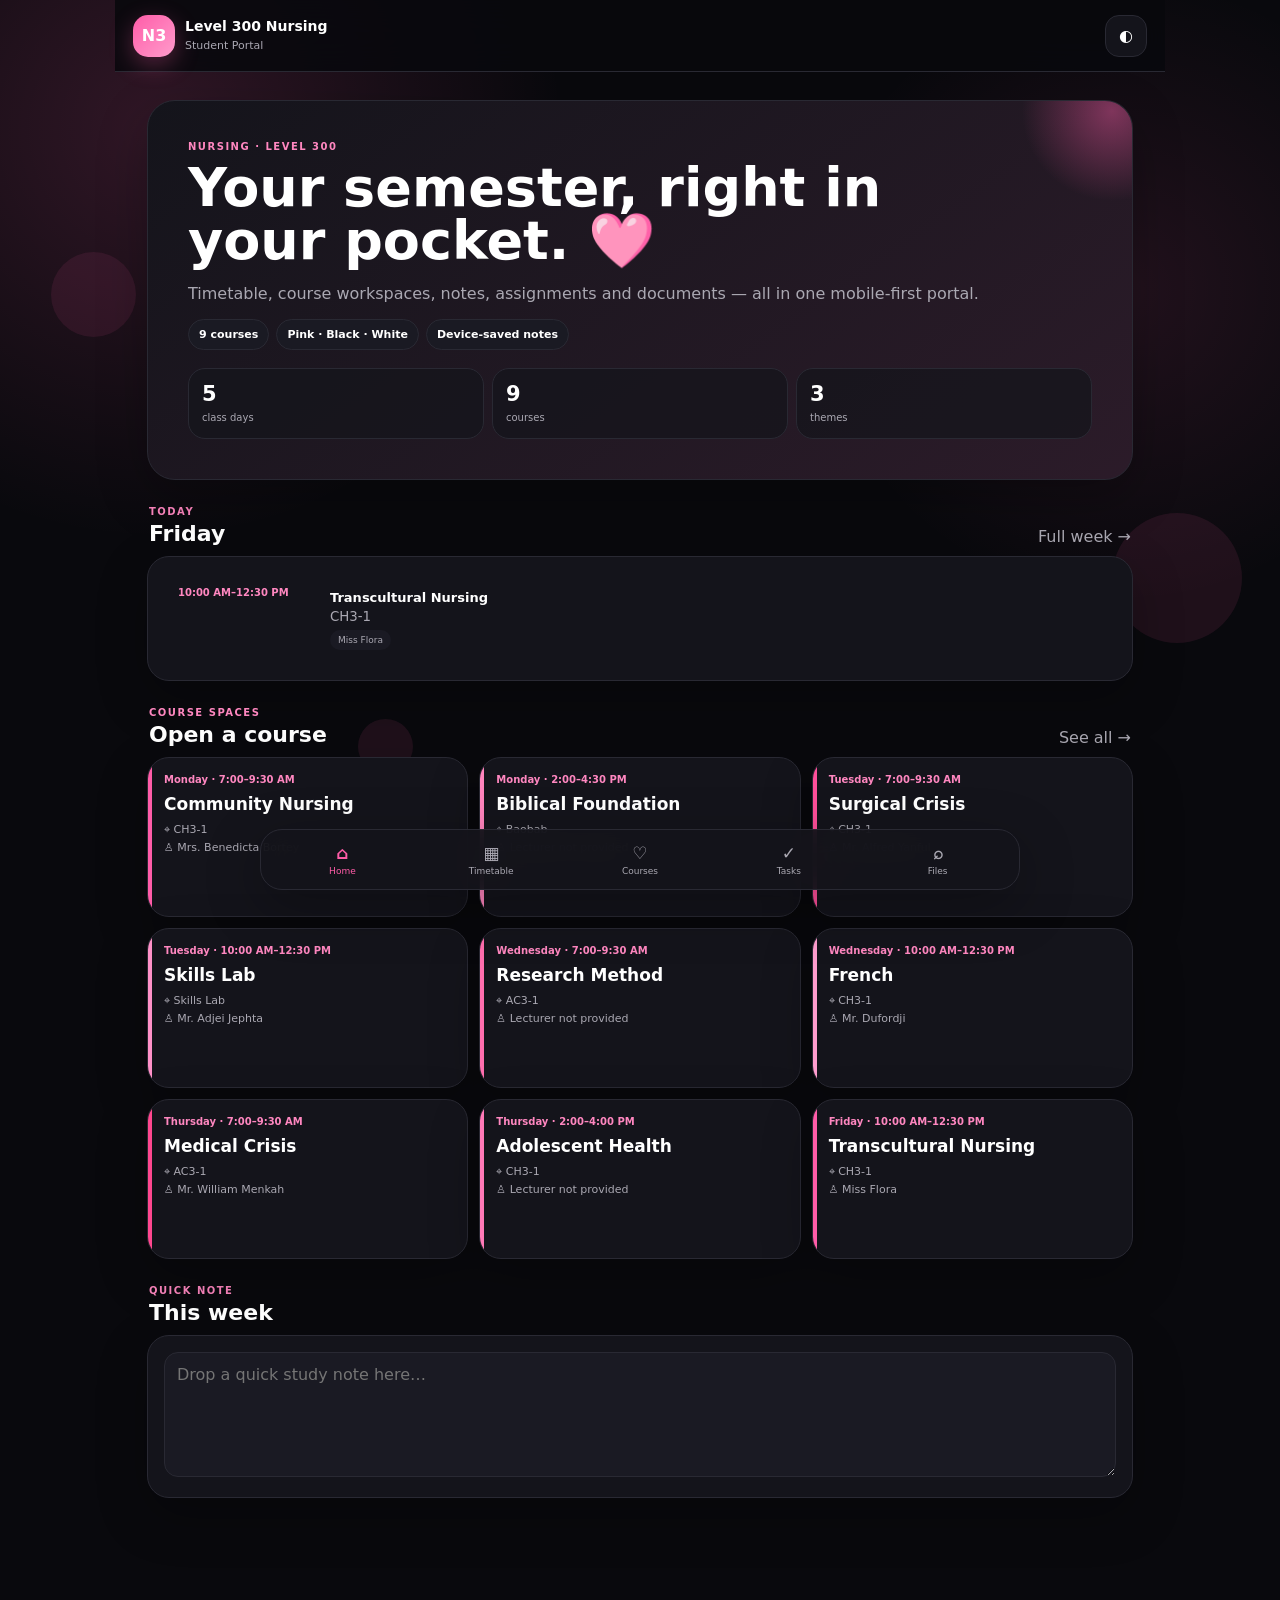
<file: index.html>
<!doctype html>
<html lang="en"><head><meta charset="utf-8"><meta name="viewport" content="width=device-width,initial-scale=1,viewport-fit=cover"><meta name="theme-color" content="#ff5ca8"><title>Nursing Level 300 Portal</title>
<style>
*{box-sizing:border-box}html{scroll-behavior:smooth}body{margin:0;font-family:Inter,system-ui,-apple-system,Segoe UI,sans-serif;background:var(--bg);color:var(--text);transition:.25s;background-image:radial-gradient(circle at 12% 8%,rgba(255,92,168,.16),transparent 22%),radial-gradient(circle at 88% 18%,rgba(255,92,168,.10),transparent 18%)}:root{--bg:#09090d;--card:#14141b;--card2:#1a1a23;--text:#fff;--muted:#aaa8b2;--line:#292933;--pink:#ff5ca8;--pink2:#ff87c0;--shadow:0 18px 50px rgba(0,0,0,.25)}body[data-theme="pink"]{--bg:#fff1f7;--card:#fff;--card2:#ffe4f0;--text:#27131e;--muted:#775d6b;--line:#f2cadc;--shadow:0 18px 50px rgba(122,33,75,.11)}body[data-theme="light"]{--bg:#f7f7fa;--card:#fff;--card2:#f0f0f5;--text:#17171b;--muted:#666671;--line:#dedee5;--shadow:0 18px 50px rgba(0,0,0,.08)}a{color:inherit;text-decoration:none}button,input,textarea,select{font:inherit}.shell{max-width:1050px;margin:auto;min-height:100vh}.top{height:72px;display:flex;align-items:center;justify-content:space-between;padding:12px 18px;position:sticky;top:0;z-index:50;background:color-mix(in srgb,var(--bg) 88%,transparent);backdrop-filter:blur(18px);border-bottom:1px solid var(--line)}.brand{display:flex;align-items:center;gap:10px}.mark{width:42px;height:42px;border-radius:15px;display:grid;place-items:center;font-weight:900;background:linear-gradient(135deg,var(--pink),#ff9ccc);color:#fff;box-shadow:0 8px 24px rgba(255,92,168,.3)}.brand strong{display:block;font-size:14px}.brand span{font-size:11px;color:var(--muted)}.theme{border:1px solid var(--line);background:var(--card);color:var(--text);width:42px;height:42px;border-radius:14px;cursor:pointer}.page{padding:18px 18px 105px}.hero{position:relative;overflow:hidden;padding:26px;border:1px solid var(--line);border-radius:28px;background:linear-gradient(145deg,var(--card),color-mix(in srgb,var(--pink) 10%,var(--card)));box-shadow:var(--shadow)}.hero:after{content:"";position:absolute;width:190px;height:190px;border-radius:50%;right:-75px;top:-85px;background:radial-gradient(circle,rgba(255,92,168,.42),transparent 67%);animation:float 7s ease-in-out infinite}.eyebrow{font-size:10px;text-transform:uppercase;letter-spacing:.15em;color:var(--pink2);font-weight:900}.hero h1{font-size:clamp(28px,7vw,54px);line-height:.98;margin:10px 0 12px;max-width:760px}.muted{color:var(--muted)}.pills{display:flex;gap:7px;flex-wrap:wrap;margin-top:16px}.pill{border:1px solid var(--line);background:var(--card2);padding:8px 10px;border-radius:999px;font-size:11px;font-weight:800}.stats{display:grid;grid-template-columns:repeat(3,1fr);gap:8px;margin-top:18px}.stat{padding:13px;background:color-mix(in srgb,var(--card) 75%,transparent);border:1px solid var(--line);border-radius:17px}.stat strong{display:block;font-size:21px}.stat span{font-size:10px;color:var(--muted)}.section-head{display:flex;align-items:end;justify-content:space-between;margin:26px 2px 10px}.section-head h2{margin:4px 0 0;font-size:22px}.grid{display:grid;grid-template-columns:repeat(2,1fr);gap:11px}.card{background:var(--card);border:1px solid var(--line);border-radius:22px;padding:16px;box-shadow:var(--shadow)}.course{position:relative;overflow:hidden;cursor:pointer;transition:.2s;min-height:145px}.course:hover{transform:translateY(-2px)}.course:before{content:"";position:absolute;left:0;top:0;bottom:0;width:4px;background:var(--accent,var(--pink))}.course h3{font-size:17px;margin:9px 0}.code{font-size:10px;color:var(--pink2);font-weight:900}.meta{display:grid;gap:5px;font-size:11px;color:var(--muted)}.day{margin-bottom:13px}.day-title{display:flex;justify-content:space-between;align-items:center;padding:0 3px 8px}.classrow{display:grid;grid-template-columns:105px 1fr;gap:12px;padding:14px;border-top:1px solid var(--line);cursor:pointer}.classrow:first-of-type{border-top:0}.time{font-size:10px;color:var(--pink2);font-weight:900}.classrow strong{font-size:13px}.classrow small{display:block;color:var(--muted);margin-top:3px}.lect{display:inline-block;margin-top:6px;padding:5px 8px;border-radius:999px;background:var(--card2);font-size:9px;color:var(--muted)}.bottom{position:fixed;left:50%;transform:translateX(-50%);bottom:10px;width:min(96%,760px);display:grid;grid-template-columns:repeat(5,1fr);z-index:60;background:color-mix(in srgb,var(--card) 92%,transparent);backdrop-filter:blur(18px);border:1px solid var(--line);border-radius:22px;padding:7px;box-shadow:0 16px 55px rgba(0,0,0,.28)}.bottom button{background:none;border:0;color:var(--muted);display:grid;gap:3px;place-items:center;padding:6px 2px;font-size:9px;cursor:pointer}.bottom button b{font-size:17px}.bottom button.active{color:var(--pink)}.input,textarea,select{width:100%;border:1px solid var(--line);background:var(--card2);color:var(--text);border-radius:14px;padding:12px;outline:none}textarea{min-height:125px;resize:vertical}.btn{border:0;border-radius:14px;background:linear-gradient(135deg,var(--pink),#ff8bc2);color:#fff;font-weight:900;padding:12px 15px;cursor:pointer}.task{display:grid;grid-template-columns:auto 1fr auto;gap:10px;align-items:center;padding:12px;border-top:1px solid var(--line)}.task:first-child{border-top:0}.task.done .task-title{text-decoration:line-through;opacity:.6}.x{border:0;background:none;color:#f65;cursor:pointer}.upload{border:1px dashed color-mix(in srgb,var(--pink) 60%,var(--line));border-radius:18px;padding:20px;text-align:center;cursor:pointer;background:color-mix(in srgb,var(--pink) 5%,var(--card))}.file{display:flex;justify-content:space-between;gap:12px;align-items:center;padding:11px 0;border-top:1px solid var(--line);font-size:12px}.file small{display:block;color:var(--muted);margin-top:3px}.back{display:inline-flex;align-items:center;gap:6px;color:var(--muted);font-size:12px;margin-bottom:13px;cursor:pointer}.themes{display:flex;gap:8px;flex-wrap:wrap}.themes button{flex:1;min-width:90px;border:1px solid var(--line);border-radius:15px;padding:11px;background:var(--card2);color:var(--text);cursor:pointer}.bubble{position:fixed;border-radius:50%;pointer-events:none;z-index:-1;background:rgba(255,92,168,.09);animation:bubble 13s ease-in-out infinite}.b1{width:85px;height:85px;left:4%;top:28%}.b2{width:130px;height:130px;right:3%;top:57%;animation-delay:-5s}.b3{width:55px;height:55px;left:28%;bottom:14%;animation-delay:-9s}@keyframes bubble{50%{transform:translateY(-38px) translateX(14px) scale(1.08)}}@keyframes float{50%{transform:translateY(18px)}}@media(min-width:760px){.page{padding:28px 32px 115px}.grid{grid-template-columns:repeat(3,1fr)}.hero{padding:40px}.classrow{grid-template-columns:140px 1fr}.course{min-height:160px}}@media(max-width:430px){.grid{grid-template-columns:1fr}.hero{padding:22px}.stats{gap:5px}.stat{padding:10px}.classrow{grid-template-columns:90px 1fr}}
</style></head>
<body data-theme="dark"><div class="bubble b1"></div><div class="bubble b2"></div><div class="bubble b3"></div><div class="shell">
<header class="top"><a class="brand" href="#home"><div class="mark">N3</div><div><strong>Level 300 Nursing</strong><span>Student Portal</span></div></a><button class="theme" id="themeBtn">◐</button></header>
<main id="app" class="page"></main>
<nav class="bottom" id="nav"><button data-view="home"><b>⌂</b>Home</button><button data-view="timetable"><b>▦</b>Timetable</button><button data-view="courses"><b>♡</b>Courses</button><button data-view="tasks"><b>✓</b>Tasks</button><button data-view="files"><b>⌕</b>Files</button></nav>
</div>
<script>
const courses=[
{id:"community-nursing",title:"Community Nursing",day:"Monday",time:"7:00–9:30 AM",venue:"CH3-1",lecturer:"Mrs. Benedicta Bortey",accent:"#ff5ca8"},
{id:"biblical-foundation",title:"Biblical Foundation",day:"Monday",time:"2:00–4:30 PM",venue:"Baobab",lecturer:"Lecturer not provided",accent:"#ff84bd"},
{id:"surgical-crisis",title:"Surgical Crisis",day:"Tuesday",time:"7:00–9:30 AM",venue:"CH3-1",lecturer:"Mr. Alfred Yanful",accent:"#ff4f9a"},
{id:"skills-lab",title:"Skills Lab",day:"Tuesday",time:"10:00 AM–12:30 PM",venue:"Skills Lab",lecturer:"Mr. Adjei Jephta",accent:"#ff91c8"},
{id:"research-method",title:"Research Method",day:"Wednesday",time:"7:00–9:30 AM",venue:"AC3-1",lecturer:"Lecturer not provided",accent:"#ff6eae"},
{id:"french",title:"French",day:"Wednesday",time:"10:00 AM–12:30 PM",venue:"CH3-1",lecturer:"Mr. Dufordji",accent:"#ff9dce"},
{id:"medical-crisis",title:"Medical Crisis",day:"Thursday",time:"7:00–9:30 AM",venue:"AC3-1",lecturer:"Mr. William Menkah",accent:"#ff478f"},
{id:"adolescent-health",title:"Adolescent Health",day:"Thursday",time:"2:00–4:00 PM",venue:"CH3-1",lecturer:"Lecturer not provided",accent:"#ff79b7"},
{id:"transcultural-nursing",title:"Transcultural Nursing",day:"Friday",time:"10:00 AM–12:30 PM",venue:"CH3-1",lecturer:"Miss Flora",accent:"#ff5ca8"}];
const app=document.querySelector('#app'),nav=document.querySelector('#nav');
const esc=s=>String(s).replace(/[&<>"']/g,m=>({"&":"&amp;","<":"&lt;",">":"&gt;",'"':"&quot;","'":"&#39;"}[m]));
const get=(k,d)=>{try{return JSON.parse(localStorage.getItem(k))??d}catch{return d}},set=(k,v)=>localStorage.setItem(k,JSON.stringify(v));
function courseCard(c){return '<article class="card course" style="--accent:'+c.accent+'" onclick="location.hash=\'course/'+c.id+'\'"><div class="code">'+c.day+' · '+c.time+'</div><h3>'+c.title+'</h3><div class="meta"><span>⌖ '+c.venue+'</span><span>♙ '+c.lecturer+'</span></div></article>'}
function hero(){return '<section class="hero"><div class="eyebrow">Nursing · Level 300</div><h1>Your semester, right in your pocket. 🩷</h1><p class="muted">Timetable, course workspaces, notes, assignments and documents — all in one mobile-first portal.</p><div class="pills"><span class="pill">9 courses</span><span class="pill">Pink · Black · White</span><span class="pill">Device-saved notes</span></div><div class="stats"><div class="stat"><strong>5</strong><span>class days</span></div><div class="stat"><strong>9</strong><span>courses</span></div><div class="stat"><strong>3</strong><span>themes</span></div></div></section>'}
function home(){const names=["Sunday","Monday","Tuesday","Wednesday","Thursday","Friday","Saturday"],today=names[new Date().getDay()],tc=courses.filter(c=>c.day===today);app.innerHTML=hero()+'<div class="section-head"><div><div class="eyebrow">Today</div><h2>'+today+'</h2></div><a href="#timetable" class="muted">Full week →</a></div><section class="card">'+(tc.length?tc.map(classRow).join(''):'<p class="muted">No classes listed today.</p>')+'</section><div class="section-head"><div><div class="eyebrow">Course spaces</div><h2>Open a course</h2></div><a href="#courses" class="muted">See all →</a></div><section class="grid">'+courses.map(courseCard).join('')+'</section><div class="section-head"><div><div class="eyebrow">Quick note</div><h2>This week</h2></div></div><section class="card"><textarea id="quick" placeholder="Drop a quick study note here…"></textarea></section>';const q=document.querySelector('#quick');q.value=localStorage.quick||'';q.oninput=()=>localStorage.quick=q.value}
function classRow(c){return '<div class="classrow" onclick="location.hash=\'course/'+c.id+'\'"><div class="time">'+c.time+'</div><div><strong>'+c.title+'</strong><small>'+c.venue+'</small><span class="lect">'+c.lecturer+'</span></div></div>'}
function timetable(){const days=["Monday","Tuesday","Wednesday","Thursday","Friday"];app.innerHTML='<section class="hero"><div class="eyebrow">Weekly schedule</div><h1>Timetable</h1><p class="muted">Tap any class to open its course workspace.</p></section><div class="section-head"><div><h2>Monday → Friday</h2></div></div>'+days.map(d=>'<section class="card day"><div class="day-title"><strong>'+d+'</strong><span class="muted">'+courses.filter(c=>c.day===d).length+' classes</span></div>'+courses.filter(c=>c.day===d).map(classRow).join('')+'</section>').join('')}
function allCourses(){app.innerHTML='<section class="hero"><div class="eyebrow">All courses</div><h1>Course workspaces</h1><p class="muted">Open a course for class information, notes and documents.</p></section><div class="section-head"><div><h2>Level 300</h2></div></div><section class="grid">'+courses.map(courseCard).join('')+'</section>'}
function tasks(){let list=get('n3tasks',[]);app.innerHTML='<section class="hero"><div class="eyebrow">Deadlines</div><h1>Assignments</h1><p class="muted">Add tasks and tick them off as the semester moves.</p></section><div class="section-head"><div><h2>Add task</h2></div></div><section class="card"><input class="input" id="taskTitle" placeholder="Assignment or task"><div style="height:8px"></div><input class="input" id="taskDue" type="date"><div style="height:8px"></div><button class="btn" id="addTask">Add task</button></section><div class="section-head"><div><h2>Saved tasks</h2></div></div><section class="card" id="taskList"></section>';function render(){list=get('n3tasks',[]);document.querySelector('#taskList').innerHTML=list.length?list.map((t,i)=>'<div class="task '+(t.done?'done':'')+'"><input type="checkbox" data-check="'+i+'" '+(t.done?'checked':'')+'><div><b class="task-title">'+esc(t.title)+'</b><small class="muted">'+(t.due?esc(t.due):'No due date')+'</small></div><button class="x" data-del="'+i+'">×</button></div>').join(''):'<p class="muted">No assignments saved yet.</p>';document.querySelectorAll('[data-check]').forEach(x=>x.onchange=()=>{list[x.dataset.check].done=x.checked;set('n3tasks',list);render()});document.querySelectorAll('[data-del]').forEach(x=>x.onclick=()=>{list.splice(x.dataset.del,1);set('n3tasks',list);render()})}render();document.querySelector('#addTask').onclick=()=>{const title=document.querySelector('#taskTitle').value.trim(),due=document.querySelector('#taskDue').value;if(!title)return;list.push({title,due,done:false});set('n3tasks',list);render();document.querySelector('#taskTitle').value=''}}
const DB='n3files';function openDB(){return new Promise((res,rej)=>{const r=indexedDB.open(DB,1);r.onupgradeneeded=()=>r.result.createObjectStore('files',{keyPath:'id'});r.onsuccess=()=>res(r.result);r.onerror=()=>rej(r.error)})}async function saveFile(course,file,cat){const db=await openDB(),tx=db.transaction('files','readwrite');tx.objectStore('files').put({id:crypto.randomUUID(),course,name:file.name,type:file.type,size:file.size,cat,blob:file});return new Promise(r=>tx.oncomplete=r)}async function filesFor(course){const db=await openDB();return new Promise((res,rej)=>{const r=db.transaction('files').objectStore('files').getAll();r.onsuccess=()=>res(r.result.filter(x=>!course||x.course===course));r.onerror=()=>rej(r.error)})}async function delFile(id){const db=await openDB(),tx=db.transaction('files','readwrite');tx.objectStore('files').delete(id);return new Promise(r=>tx.oncomplete=r)}async function openFile(id){const fs=await filesFor();const f=fs.find(x=>x.id===id);if(!f)return;window.open(URL.createObjectURL(f.blob),'_blank')}
async function filesPage(){app.innerHTML='<section class="hero"><div class="eyebrow">Document library</div><h1>Resources</h1><p class="muted">Files uploaded inside any course appear here too.</p></section><div class="section-head"><div><h2>Saved files</h2></div></div><section class="card" id="allFiles"></section>';const fs=await filesFor();document.querySelector('#allFiles').innerHTML=fs.length?fs.map(f=>'<div class="file"><div><b>'+esc(f.name)+'</b><small>'+esc(courses.find(c=>c.id===f.course)?.title||f.course)+' · '+esc(f.cat||'Other')+'</small></div><div><button class="btn" style="padding:7px 9px" data-open="'+f.id+'">Open</button> <button class="x" data-del="'+f.id+'">×</button></div></div>').join(''):'<p class="muted">No files saved yet.</p>';document.querySelectorAll('[data-open]').forEach(b=>b.onclick=()=>openFile(b.dataset.open));document.querySelectorAll('[data-del]').forEach(b=>b.onclick=async()=>{await delFile(b.dataset.del);filesPage()})}
async function courseView(id){const c=courses.find(x=>x.id===id);if(!c){allCourses();return}app.innerHTML='<span class="back" onclick="history.back()">← Back</span><section class="hero" style="border-color:'+c.accent+'55"><div class="eyebrow">'+c.day+' · '+c.time+'</div><h1>'+c.title+'</h1><p class="muted">⌖ '+c.venue+'<br>♙ '+c.lecturer+'</p></section><div class="section-head"><div><div class="eyebrow">Documents</div><h2>Course files</h2></div></div><section class="card"><select id="cat"><option>Lecture Notes</option><option>Slides</option><option>Assignments</option><option>Past Questions</option><option>Handouts</option><option>Other</option></select><div style="height:9px"></div><label class="upload" for="up"><b>＋ Upload document</b><p class="muted">Tap to choose files. They stay saved on this device.</p></label><input id="up" type="file" multiple hidden><div id="courseFiles"></div></section><div class="section-head"><div><div class="eyebrow">Personal notes</div><h2>My '+c.title+' notes</h2></div></div><section class="card"><textarea id="note" placeholder="Type notes here…"></textarea></section>';const note=document.querySelector('#note'),key='note_'+c.id;note.value=localStorage[key]||'';note.oninput=()=>localStorage[key]=note.value;async function render(){const fs=await filesFor(c.id);document.querySelector('#courseFiles').innerHTML=fs.length?fs.map(f=>'<div class="file"><div><b>'+esc(f.name)+'</b><small>'+esc(f.cat||'Other')+'</small></div><div><button class="btn" style="padding:7px 9px" data-open="'+f.id+'">Open</button> <button class="x" data-del="'+f.id+'">×</button></div></div>').join(''):'<p class="muted">No documents saved for this course yet.</p>';document.querySelectorAll('[data-open]').forEach(b=>b.onclick=()=>openFile(b.dataset.open));document.querySelectorAll('[data-del]').forEach(b=>b.onclick=async()=>{await delFile(b.dataset.del);render()})}render();document.querySelector('#up').onchange=async e=>{for(const f of e.target.files)await saveFile(c.id,f,document.querySelector('#cat').value);render()}}
function themePanel(){app.innerHTML='<section class="hero"><div class="eyebrow">Appearance</div><h1>Choose your theme</h1><p class="muted">Pick the look that feels best on her phone.</p></section><div class="section-head"><div><h2>Themes</h2></div></div><section class="card themes"><button data-theme="dark">🖤 Black</button><button data-theme="pink">🩷 Pink</button><button data-theme="light">🤍 White</button></section>';document.querySelectorAll('[data-theme]').forEach(b=>b.onclick=()=>{document.body.dataset.theme=b.dataset.theme;localStorage.n3theme=b.dataset.theme})}
function route(){const h=(location.hash||'#home').slice(1),parts=h.split('/'),view=parts[0];document.querySelectorAll('#nav button').forEach(b=>b.classList.toggle('active',b.dataset.view===view));if(view==='home')home();else if(view==='timetable')timetable();else if(view==='courses')allCourses();else if(view==='tasks')tasks();else if(view==='files')filesPage();else if(view==='course')courseView(parts[1]);else if(view==='theme')themePanel();else home();window.scrollTo(0,0)}
nav.querySelectorAll('button').forEach(b=>b.onclick=()=>location.hash=b.dataset.view);document.querySelector('#themeBtn').onclick=()=>location.hash='theme';document.body.dataset.theme=localStorage.n3theme||'dark';addEventListener('hashchange',route);route();
</script></body></html>
</file>
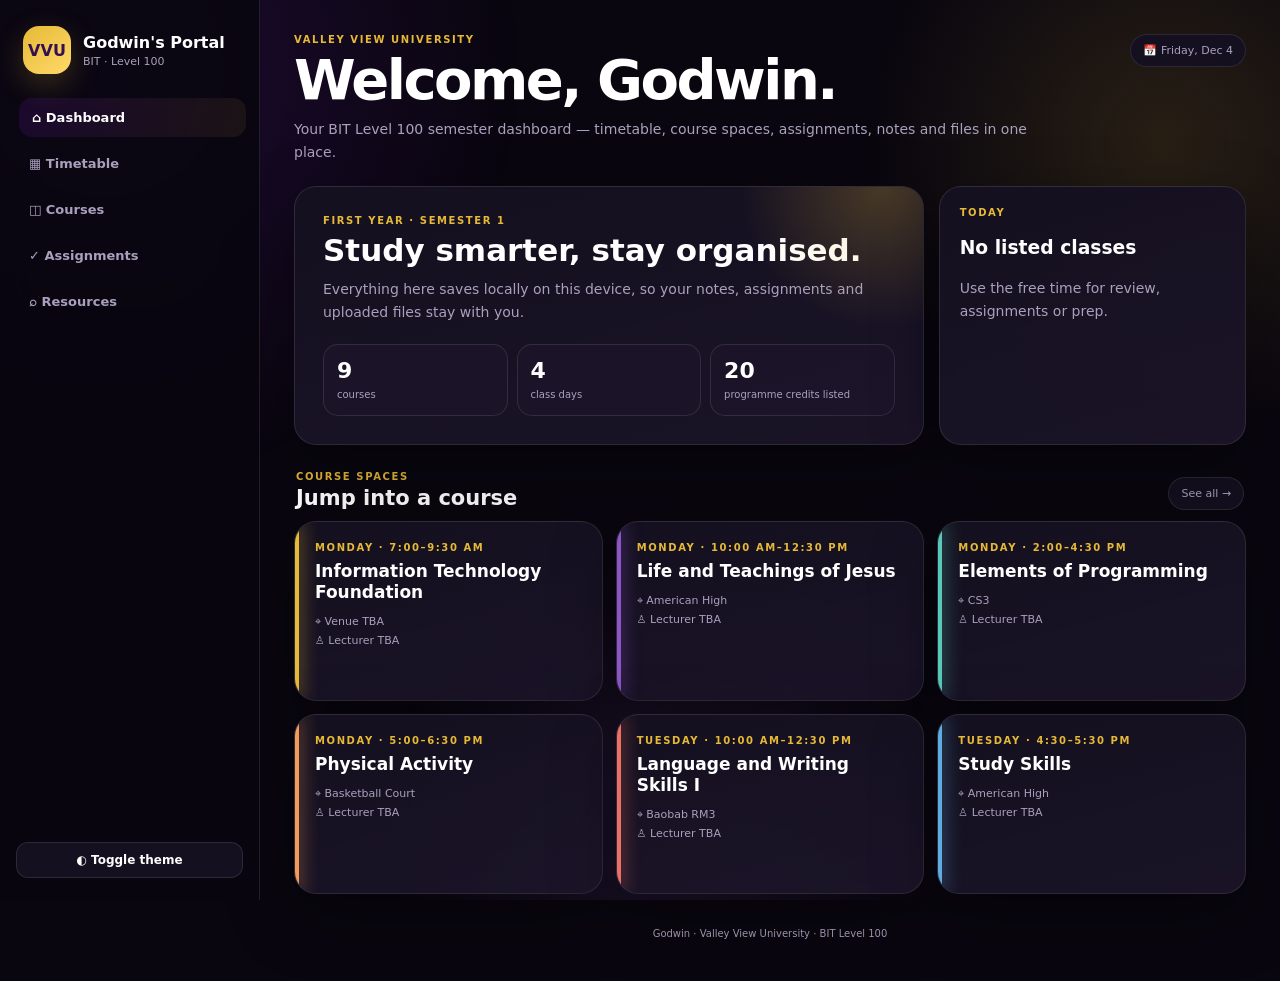
<file: godwin-vvu-portal/index.html>
<!doctype html>
<html lang="en">
<head>
<meta charset="utf-8">
<meta name="viewport" content="width=device-width,initial-scale=1,viewport-fit=cover">
<meta name="theme-color" content="#2f0b63">
<title>Godwin · VVU Student Portal</title>
<style>
:root{--bg:#09060f;--panel:#14101f;--panel2:#1d162b;--text:#fff;--muted:#aaa0bd;--line:rgba(255,255,255,.1);--purple:#5a168f;--purple2:#8d55c8;--gold:#e6b936;--shadow:0 20px 65px rgba(0,0,0,.34)}
:root.light{--bg:#f7f4fb;--panel:#fff;--panel2:#f1eaf8;--text:#1c1228;--muted:#756985;--line:rgba(54,25,86,.12);--shadow:0 18px 50px rgba(48,20,75,.12)}
*{box-sizing:border-box}html{scroll-behavior:smooth}body{margin:0;font-family:Inter,ui-sans-serif,system-ui,-apple-system,"Segoe UI",sans-serif;background:var(--bg);color:var(--text);min-height:100vh}button,input,textarea,select{font:inherit}button{color:inherit}a{color:inherit;text-decoration:none}
.bg{position:fixed;inset:0;pointer-events:none;overflow:hidden;z-index:-1;background:radial-gradient(circle at 8% 8%,rgba(90,22,143,.28),transparent 29%),radial-gradient(circle at 91% 16%,rgba(230,185,54,.14),transparent 22%),radial-gradient(circle at 52% 92%,rgba(141,85,200,.16),transparent 27%)}
.shell{display:grid;grid-template-columns:260px 1fr;min-height:100vh}.sidebar{height:100vh;position:sticky;top:0;border-right:1px solid var(--line);padding:22px 16px;background:color-mix(in srgb,var(--bg) 88%,transparent);backdrop-filter:blur(18px);display:flex;flex-direction:column;z-index:30}.brand{display:flex;align-items:center;gap:12px;padding:4px 7px 24px}.mark{width:48px;height:48px;border-radius:16px;display:grid;place-items:center;font-weight:900;color:#351051;background:linear-gradient(140deg,var(--gold),#ffd96a);box-shadow:0 10px 30px rgba(230,185,54,.22)}.brand b{display:block}.brand small{display:block;color:var(--muted);font-size:11px;margin-top:3px}.nav{display:grid;gap:7px}.nav a{padding:12px 13px;border-radius:13px;color:var(--muted);font-size:13px;font-weight:800;transition:.2s}.nav a:hover,.nav a.active{background:linear-gradient(100deg,rgba(90,22,143,.22),rgba(230,185,54,.08));color:var(--text);transform:translateX(3px)}.side-bottom{margin-top:auto;display:grid;gap:10px}.ghost,.btn,.danger{border-radius:12px;padding:10px 13px;font-weight:800;font-size:12px;cursor:pointer}.ghost{border:1px solid var(--line);background:var(--panel)}.btn{border:0;background:linear-gradient(135deg,var(--gold),#f2ce67);color:#301645}.danger{border:1px solid rgba(255,105,135,.28);background:rgba(255,105,135,.12);color:#ff9daf}.full{width:100%}
.mobile{display:none;height:62px;padding:0 15px;align-items:center;justify-content:space-between;border-bottom:1px solid var(--line);background:color-mix(in srgb,var(--bg) 90%,transparent);backdrop-filter:blur(16px);position:sticky;top:0;z-index:25}.main{min-width:0}.page{max-width:1450px;margin:auto;padding:34px}.top{display:flex;justify-content:space-between;align-items:flex-start;gap:18px;margin-bottom:22px}.eyebrow{text-transform:uppercase;letter-spacing:.16em;font-size:10px;font-weight:900;color:var(--gold)}h1{font-size:clamp(32px,5vw,56px);line-height:1;margin:7px 0 10px;letter-spacing:-.045em}.sub{color:var(--muted);line-height:1.65;max-width:770px;margin:0;font-size:14px}.pill{border:1px solid var(--line);background:var(--panel);padding:9px 12px;border-radius:999px;font-size:11px;color:var(--muted)}
.grid12{display:grid;grid-template-columns:repeat(12,1fr);gap:15px}.card{background:linear-gradient(165deg,var(--panel),color-mix(in srgb,var(--panel2) 88%,transparent));border:1px solid var(--line);border-radius:22px;padding:20px;box-shadow:var(--shadow);position:relative;overflow:hidden}.hero{grid-column:span 8;padding:28px}.hero2{grid-column:span 4}.hero h2{font-size:31px;line-height:1.08;margin:8px 0 10px}.glow{position:absolute;width:300px;height:300px;right:-110px;top:-150px;border-radius:50%;background:radial-gradient(circle,rgba(230,185,54,.24),transparent 67%)}.metrics{display:grid;grid-template-columns:repeat(3,1fr);gap:9px;margin-top:20px}.metric{padding:13px;border-radius:15px;border:1px solid var(--line);background:color-mix(in srgb,var(--panel2) 80%,transparent)}.metric b{display:block;font-size:22px}.metric span{font-size:10px;color:var(--muted)}.section{margin:26px 2px 11px;display:flex;align-items:end;justify-content:space-between}.section h2{margin:4px 0 0;font-size:21px}.course-grid{display:grid;grid-template-columns:repeat(3,1fr);gap:13px}.course{cursor:pointer;min-height:180px;transition:.2s}.course:hover{transform:translateY(-5px);border-color:rgba(230,185,54,.35)}.course:before{content:"";position:absolute;left:0;top:0;bottom:0;width:4px;background:var(--accent,var(--gold));box-shadow:0 0 18px var(--accent,var(--gold))}.course h3{margin:8px 0 10px;font-size:17px;line-height:1.25}.meta{font-size:11px;line-height:1.7;color:var(--muted)}.timetable{display:grid;grid-template-columns:repeat(5,minmax(210px,1fr));gap:11px;min-width:1080px}.scroll{overflow:auto}.day h3{font-size:13px;margin:0 0 10px}.class{display:block;padding:13px;border-radius:14px;background:var(--panel2);border:1px solid var(--line);margin-bottom:8px}.class .time{font-size:10px;font-weight:900;color:var(--gold)}.class b{display:block;font-size:12px;margin:5px 0}.class small{font-size:10px;color:var(--muted)}.free{display:grid;place-items:center;text-align:center;min-height:120px;border:1px dashed var(--line);border-radius:14px;color:var(--muted);font-size:11px}
.two{display:grid;grid-template-columns:1fr 1fr;gap:15px}.input,.select,.notes{width:100%;border:1px solid var(--line);background:var(--panel2);color:var(--text);border-radius:12px;padding:11px;outline:none}.notes{min-height:190px;resize:vertical}.toolbar{display:flex;gap:8px;flex-wrap:wrap;align-items:center}.task{display:grid;grid-template-columns:auto 1fr auto;gap:10px;align-items:center;padding:12px;border-top:1px solid var(--line)}.task:first-child{border-top:0}.task.done .tt{text-decoration:line-through;opacity:.55}.task small{display:block;color:var(--muted);margin-top:3px}.x{border:0;background:none;color:#ff809b;cursor:pointer}.upload{border:1.5px dashed rgba(230,185,54,.35);border-radius:17px;padding:22px;text-align:center;background:rgba(230,185,54,.04);cursor:pointer}.files{display:grid;gap:8px;margin-top:13px}.file{display:grid;grid-template-columns:1fr auto;gap:10px;padding:11px;border:1px solid var(--line);border-radius:12px;background:var(--panel2);font-size:12px}.file small{display:block;color:var(--muted);margin-top:3px}.footer{text-align:center;color:var(--muted);font-size:10px;margin:34px 0 8px}.hide{display:none!important}
@media(max-width:1050px){.shell{grid-template-columns:1fr}.sidebar{position:fixed;left:0;top:0;width:260px;transform:translateX(-105%);transition:.22s;box-shadow:var(--shadow)}.sidebar.open{transform:none}.mobile{display:flex}.page{padding:22px 16px}.hero,.hero2{grid-column:1/-1}.course-grid{grid-template-columns:repeat(2,1fr)}}
@media(max-width:700px){.grid12{display:block}.card{margin-bottom:13px}.course-grid,.two{grid-template-columns:1fr}.metrics{grid-template-columns:1fr}.top{flex-direction:column}.page{padding-bottom:40px}.course{min-height:auto}}
</style>
</head>
<body>
<div class="bg"></div>
<div class="shell">
<aside class="sidebar" id="sidebar">
  <a class="brand" href="#/dashboard"><div class="mark">VVU</div><div><b>Godwin's Portal</b><small>BIT · Level 100</small></div></a>
  <nav class="nav" id="nav">
    <a href="#/dashboard" data-page="dashboard">⌂ Dashboard</a>
    <a href="#/timetable" data-page="timetable">▦ Timetable</a>
    <a href="#/courses" data-page="courses">◫ Courses</a>
    <a href="#/assignments" data-page="assignments">✓ Assignments</a>
    <a href="#/resources" data-page="resources">⌕ Resources</a>
  </nav>
  <div class="side-bottom"><button class="ghost full" id="theme">◐ Toggle theme</button></div>
</aside>
<div class="main">
<header class="mobile"><button class="ghost" id="menu">☰</button><b>Godwin · VVU</b><span class="pill">BIT L100</span></header>
<main class="page" id="app"></main>
</div>
</div>
<script>
const courses=[
{id:'it-foundation',title:'Information Technology Foundation',day:'Monday',time:'7:00–9:30 AM',venue:'Venue TBA',accent:'#e6b936'},
{id:'life-jesus',title:'Life and Teachings of Jesus',day:'Monday',time:'10:00 AM–12:30 PM',venue:'American High',accent:'#8d55c8'},
{id:'programming',title:'Elements of Programming',day:'Monday',time:'2:00–4:30 PM',venue:'CS3',accent:'#58c9b9'},
{id:'physical-activity',title:'Physical Activity',day:'Monday',time:'5:00–6:30 PM',venue:'Basketball Court',accent:'#f39c5a'},
{id:'english',title:'Language and Writing Skills I',day:'Tuesday',time:'10:00 AM–12:30 PM',venue:'Baobab RM3',accent:'#ec7063'},
{id:'study-skills',title:'Study Skills',day:'Tuesday',time:'4:30–5:30 PM',venue:'American High',accent:'#5dade2'},
{id:'french',title:'French for General Communication I',day:'Wednesday',time:'7:00–9:30 AM',venue:'Baobab RM1',accent:'#af7ac5'},
{id:'critical-thinking',title:'Critical Thinking and Practical Reasoning',day:'Wednesday',time:'3:00–5:00 PM',venue:'CS3',accent:'#48c9b0'},
{id:'algebra',title:'Algebra',day:'Thursday',time:'10:00 AM–12:30 PM',venue:'CS3',accent:'#f4d03f'}
];
const days=['Monday','Tuesday','Wednesday','Thursday','Friday'];
const app=document.getElementById('app'),sidebar=document.getElementById('sidebar');
const esc=s=>String(s).replace(/[&<>"']/g,m=>({"&":"&amp;","<":"&lt;",">":"&gt;",'"':"&quot;","'":"&#39;"}[m]));
const getTasks=()=>{try{return JSON.parse(localStorage.getItem('godwin-vvu-tasks')||'[]')}catch{return[]}};
const saveTasks=x=>localStorage.setItem('godwin-vvu-tasks',JSON.stringify(x));
const cBy=id=>courses.find(c=>c.id===id);
function header(eye,title,sub,extra=''){return '<div class="top"><div><div class="eyebrow">'+eye+'</div><h1>'+title+'</h1><p class="sub">'+sub+'</p></div>'+extra+'</div>'}
function foot(){return '<div class="footer">Godwin · Valley View University · BIT Level 100</div>'}
function setNav(p){document.querySelectorAll('[data-page]').forEach(a=>a.classList.toggle('active',a.dataset.page===p))}
function card(c){return '<article class="card course" style="--accent:'+c.accent+'" onclick="location.hash=\'#/course/'+c.id+'\'"><div class="eyebrow">'+c.day+' · '+c.time+'</div><h3>'+c.title+'</h3><div class="meta">⌖ '+c.venue+'<br>♙ Lecturer TBA</div></article>'}
function dashboard(){setNav('dashboard');const today=new Date().toLocaleDateString(undefined,{weekday:'long',month:'short',day:'numeric'}),todayName=new Date().toLocaleDateString(undefined,{weekday:'long'}),todayClasses=courses.filter(c=>c.day===todayName);app.innerHTML=header('Valley View University','Welcome, Godwin.','Your BIT Level 100 semester dashboard — timetable, course spaces, assignments, notes and files in one place.','<span class="pill">📅 '+today+'</span>')+'<section class="grid12"><div class="card hero"><div class="glow"></div><div class="eyebrow">First Year · Semester 1</div><h2>Study smarter, stay organised.</h2><p class="sub">Everything here saves locally on this device, so your notes, assignments and uploaded files stay with you.</p><div class="metrics"><div class="metric"><b>9</b><span>courses</span></div><div class="metric"><b>4</b><span>class days</span></div><div class="metric"><b>20</b><span>programme credits listed</span></div></div></div><div class="card hero2"><div class="eyebrow">Today</div><h3>'+(todayClasses.length?todayClasses.length+' class'+(todayClasses.length>1?'es':''):'No listed classes')+'</h3><p class="sub">'+(todayClasses.length?todayClasses.map(c=>c.time+' · '+c.title).join('<br>'):'Use the free time for review, assignments or prep.')+'</p></div></section><div class="section"><div><div class="eyebrow">Course spaces</div><h2>Jump into a course</h2></div><a href="#/courses" class="pill">See all →</a></div><section class="course-grid">'+courses.slice(0,6).map(card).join('')+'</section>'+foot()}
function timetable(){setNav('timetable');app.innerHTML=header('Weekly schedule','Class timetable','Your supplied BIT Level 100 first-semester timetable. Course codes are intentionally omitted.')+'<section class="card scroll"><div class="timetable">'+days.map(d=>'<div class="day"><h3>'+d+'</h3>'+(courses.filter(c=>c.day===d).length?courses.filter(c=>c.day===d).map(c=>'<a class="class" href="#/course/'+c.id+'"><span class="time">'+c.time+'</span><b>'+c.title+'</b><small>'+c.venue+'</small></a>').join(''):'<div class="free">✨<br>No listed classes</div>')+'</div>').join('')+'</div></section>'+foot()}
function allCourses(){setNav('courses');app.innerHTML=header('Semester 1','Courses','Open any course to keep notes and documents together.')+'<section class="course-grid">'+courses.map(card).join('')+'</section>'+foot()}
function assignments(){setNav('assignments');app.innerHTML=header('Deadline tracker','Assignments','Add tasks, due dates and tick them off as you go.')+'<section class="card"><div class="two"><input class="input" id="taskTitle" placeholder="Assignment or task"><select class="select" id="taskCourse">'+courses.map(c=>'<option value="'+c.id+'">'+c.title+'</option>').join('')+'</select></div><div class="toolbar" style="margin-top:9px"><input class="input" id="taskDue" type="date" style="max-width:220px"><button class="btn" id="addTask">Add task</button></div><div id="taskList" style="margin-top:12px"></div></section>'+foot();drawTasks();document.getElementById('addTask').onclick=()=>{const title=document.getElementById('taskTitle').value.trim();if(!title)return;const t=getTasks();t.unshift({id:crypto.randomUUID(),title,course:document.getElementById('taskCourse').value,due:document.getElementById('taskDue').value,done:false});saveTasks(t);document.getElementById('taskTitle').value='';drawTasks()}}
function drawTasks(){const h=document.getElementById('taskList');if(!h)return;const t=getTasks();h.innerHTML=t.length?t.map(x=>'<div class="task '+(x.done?'done':'')+'"><input type="checkbox" data-check="'+x.id+'" '+(x.done?'checked':'')+'><div><b class="tt">'+esc(x.title)+'</b><small>'+esc(cBy(x.course)?.title||'Course')+(x.due?' · '+esc(x.due):'')+'</small></div><button class="x" data-del="'+x.id+'">×</button></div>').join(''):'<p class="sub">No assignments saved yet.</p>';h.querySelectorAll('[data-check]').forEach(e=>e.onchange=()=>{const t=getTasks(),i=t.findIndex(x=>x.id===e.dataset.check);if(i>-1){t[i].done=e.checked;saveTasks(t);drawTasks()}});h.querySelectorAll('[data-del]').forEach(e=>e.onclick=()=>{saveTasks(getTasks().filter(x=>x.id!==e.dataset.del));drawTasks()})}
const DB='godwin-vvu-files';function db(){return new Promise((res,rej)=>{const r=indexedDB.open(DB,1);r.onupgradeneeded=()=>r.result.createObjectStore('files',{keyPath:'id'});r.onsuccess=()=>res(r.result);r.onerror=()=>rej(r.error)})}async function files(course){const d=await db();return new Promise((res,rej)=>{const r=d.transaction('files').objectStore('files').getAll();r.onsuccess=()=>res(r.result.filter(x=>!course||x.course===course));r.onerror=()=>rej(r.error)})}async function saveFile(course,file){const d=await db(),tx=d.transaction('files','readwrite');tx.objectStore('files').put({id:crypto.randomUUID(),course,name:file.name,type:file.type,blob:file});return new Promise(r=>tx.oncomplete=r)}async function delFile(id){const d=await db(),tx=d.transaction('files','readwrite');tx.objectStore('files').delete(id);return new Promise(r=>tx.oncomplete=r)}async function openF(id){const all=await files(),f=all.find(x=>x.id===id);if(f)window.open(URL.createObjectURL(f.blob),'_blank')}
async function resources(){setNav('resources');app.innerHTML=header('Local library','Resources','Every document uploaded inside a course also appears here.')+'<section class="card"><div id="allFiles" class="files"></div></section>'+foot();const f=await files();const h=document.getElementById('allFiles');h.innerHTML=f.length?f.map(x=>'<div class="file"><div><b>'+esc(x.name)+'</b><small>'+esc(cBy(x.course)?.title||'Course')+'</small></div><div><button class="ghost" data-open="'+x.id+'">Open</button> <button class="x" data-del="'+x.id+'">×</button></div></div>').join(''):'<p class="sub">No uploaded files yet.</p>';h.querySelectorAll('[data-open]').forEach(b=>b.onclick=()=>openF(b.dataset.open));h.querySelectorAll('[data-del]').forEach(b=>b.onclick=async()=>{await delFile(b.dataset.del);resources()})}
async function coursePage(id){const c=cBy(id);if(!c){location.hash='#/courses';return}setNav('courses');app.innerHTML=header(c.day+' · '+c.time,c.title,c.venue+' · Lecturer TBA','<a class="pill" href="#/courses">← Courses</a>')+'<section class="two"><div class="card"><div class="eyebrow">Personal notes</div><h3>My notes</h3><textarea class="notes" id="note" placeholder="Type '+esc(c.title)+' notes here…"></textarea></div><div class="card"><div class="eyebrow">Documents</div><h3>Course files</h3><label class="upload" for="picker"><b>＋ Upload document</b><p class="sub">PDF, Word, PowerPoint or image.</p></label><input id="picker" type="file" multiple hidden><div id="courseFiles" class="files"></div></div></section>'+foot();const key='godwin-note-'+id,n=document.getElementById('note');n.value=localStorage.getItem(key)||'';n.oninput=()=>localStorage.setItem(key,n.value);async function render(){const f=await files(id),h=document.getElementById('courseFiles');h.innerHTML=f.length?f.map(x=>'<div class="file"><div><b>'+esc(x.name)+'</b></div><div><button class="ghost" data-open="'+x.id+'">Open</button> <button class="x" data-del="'+x.id+'">×</button></div></div>').join(''):'<p class="sub">No files uploaded yet.</p>';h.querySelectorAll('[data-open]').forEach(b=>b.onclick=()=>openF(b.dataset.open));h.querySelectorAll('[data-del]').forEach(b=>b.onclick=async()=>{await delFile(b.dataset.del);render()})}render();document.getElementById('picker').onchange=async e=>{for(const f of e.target.files)await saveFile(id,f);render()}}
function route(){const p=(location.hash||'#/dashboard').replace(/^#\//,'').split('/');if(p[0]==='dashboard')dashboard();else if(p[0]==='timetable')timetable();else if(p[0]==='courses')allCourses();else if(p[0]==='assignments')assignments();else if(p[0]==='resources')resources();else if(p[0]==='course')coursePage(p[1]);else dashboard();sidebar.classList.remove('open');window.scrollTo(0,0)}
document.getElementById('menu').onclick=()=>sidebar.classList.toggle('open');document.getElementById('theme').onclick=()=>{document.documentElement.classList.toggle('light');localStorage.setItem('godwin-theme',document.documentElement.classList.contains('light')?'light':'dark')};if(localStorage.getItem('godwin-theme')==='light')document.documentElement.classList.add('light');addEventListener('hashchange',route);route();
</script>
</body>
</html>
</file>
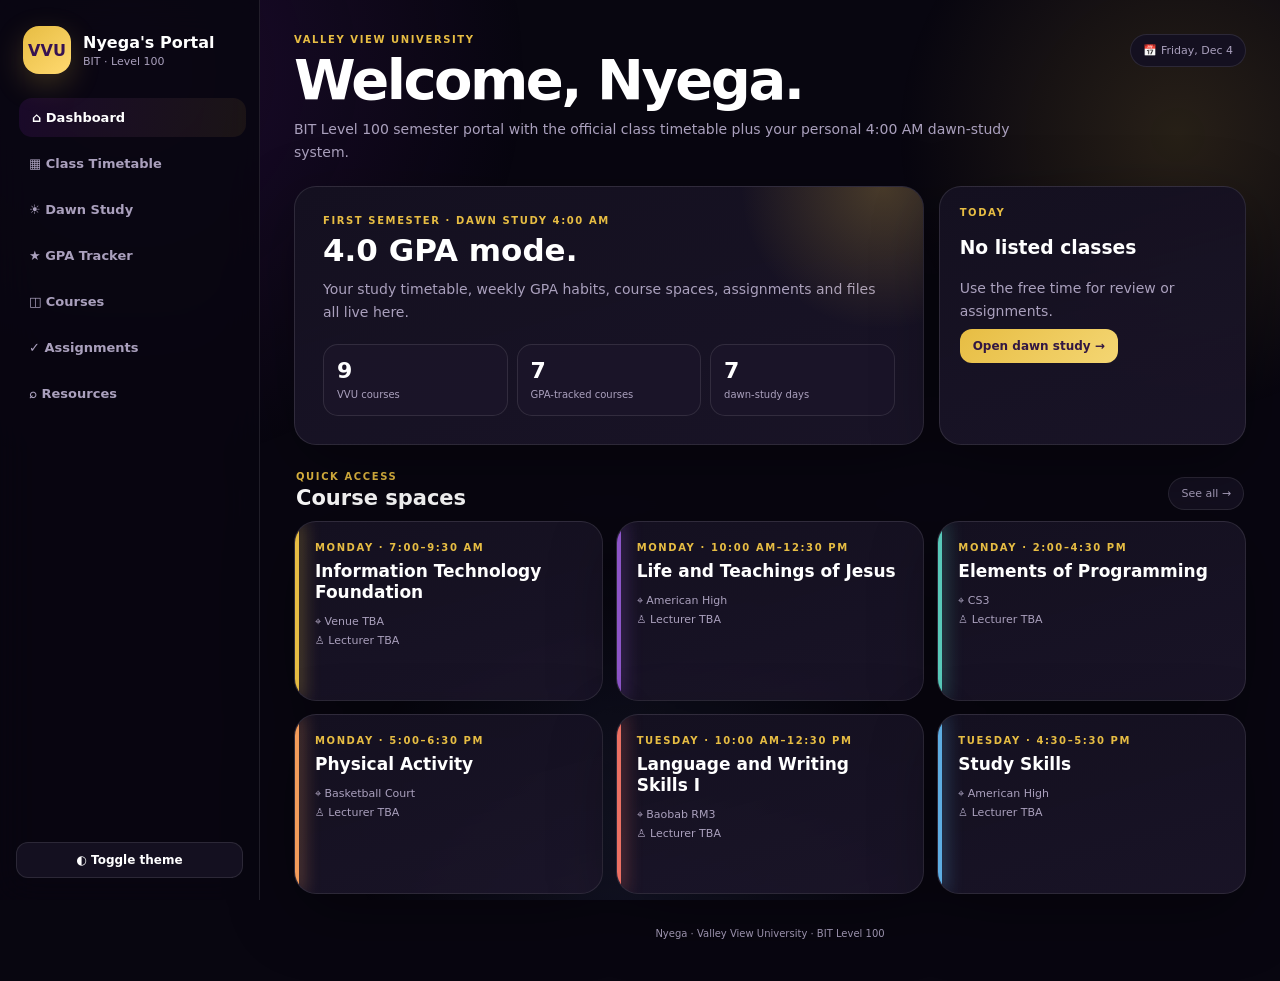
<file: nyega-vvu-portal/index.html>
<!doctype html>
<html lang="en">
<head>
<meta charset="utf-8">
<meta name="viewport" content="width=device-width,initial-scale=1,viewport-fit=cover">
<meta name="theme-color" content="#2f0b63">
<title>Nyega · VVU Student Portal</title>
<style>
:root{--bg:#080610;--panel:#141020;--panel2:#1c162a;--text:#fff;--muted:#aaa0bd;--line:rgba(255,255,255,.10);--purple:#4b176f;--purple2:#7c4eb0;--gold:#e7bd43;--blue:#7f9bf5;--shadow:0 20px 65px rgba(0,0,0,.34)}
:root.light{--bg:#f7f4fb;--panel:#fff;--panel2:#f0eaf6;--text:#1d1428;--muted:#756a83;--line:rgba(52,30,79,.13);--shadow:0 18px 50px rgba(47,27,70,.12)}
*{box-sizing:border-box}html{scroll-behavior:smooth}body{margin:0;font-family:Inter,ui-sans-serif,system-ui,-apple-system,"Segoe UI",sans-serif;background:var(--bg);color:var(--text);min-height:100vh}button,input,textarea,select{font:inherit}button{color:inherit}a{color:inherit;text-decoration:none}
.bg{position:fixed;inset:0;pointer-events:none;z-index:-1;background:radial-gradient(circle at 10% 8%,rgba(75,23,111,.30),transparent 28%),radial-gradient(circle at 92% 15%,rgba(231,189,67,.14),transparent 20%),radial-gradient(circle at 50% 93%,rgba(127,155,245,.12),transparent 27%)}
.shell{display:grid;grid-template-columns:260px 1fr;min-height:100vh}.sidebar{height:100vh;position:sticky;top:0;border-right:1px solid var(--line);padding:22px 16px;background:color-mix(in srgb,var(--bg) 88%,transparent);backdrop-filter:blur(18px);display:flex;flex-direction:column;z-index:30}.brand{display:flex;align-items:center;gap:12px;padding:4px 7px 24px}.mark{width:48px;height:48px;border-radius:16px;display:grid;place-items:center;font-weight:900;color:#371352;background:linear-gradient(140deg,var(--gold),#ffd970);box-shadow:0 10px 30px rgba(231,189,67,.22)}.brand b{display:block}.brand small{display:block;color:var(--muted);font-size:11px;margin-top:3px}.nav{display:grid;gap:7px}.nav a{padding:12px 13px;border-radius:13px;color:var(--muted);font-size:13px;font-weight:800;transition:.2s}.nav a:hover,.nav a.active{background:linear-gradient(100deg,rgba(75,23,111,.25),rgba(231,189,67,.08));color:var(--text);transform:translateX(3px)}.side-bottom{margin-top:auto}.ghost,.btn{border-radius:12px;padding:10px 13px;font-weight:800;font-size:12px;cursor:pointer}.ghost{border:1px solid var(--line);background:var(--panel)}.btn{border:0;background:linear-gradient(135deg,var(--gold),#f4d673);color:#321743}.full{width:100%}
.mobile{display:none;height:62px;padding:0 15px;align-items:center;justify-content:space-between;border-bottom:1px solid var(--line);background:color-mix(in srgb,var(--bg) 90%,transparent);backdrop-filter:blur(16px);position:sticky;top:0;z-index:25}.page{max-width:1450px;margin:auto;padding:34px}.top{display:flex;justify-content:space-between;align-items:flex-start;gap:18px;margin-bottom:22px}.eyebrow{text-transform:uppercase;letter-spacing:.16em;font-size:10px;font-weight:900;color:var(--gold)}h1{font-size:clamp(32px,5vw,56px);line-height:1;margin:7px 0 10px;letter-spacing:-.045em}.sub{color:var(--muted);line-height:1.65;max-width:770px;margin:0;font-size:14px}.pill{border:1px solid var(--line);background:var(--panel);padding:9px 12px;border-radius:999px;font-size:11px;color:var(--muted)}
.grid12{display:grid;grid-template-columns:repeat(12,1fr);gap:15px}.card{background:linear-gradient(165deg,var(--panel),color-mix(in srgb,var(--panel2) 88%,transparent));border:1px solid var(--line);border-radius:22px;padding:20px;box-shadow:var(--shadow);position:relative;overflow:hidden}.hero{grid-column:span 8;padding:28px}.hero2{grid-column:span 4}.hero h2{font-size:31px;line-height:1.08;margin:8px 0 10px}.glow{position:absolute;width:300px;height:300px;right:-110px;top:-150px;border-radius:50%;background:radial-gradient(circle,rgba(231,189,67,.24),transparent 67%)}.metrics{display:grid;grid-template-columns:repeat(3,1fr);gap:9px;margin-top:20px}.metric{padding:13px;border-radius:15px;border:1px solid var(--line);background:color-mix(in srgb,var(--panel2) 80%,transparent)}.metric b{display:block;font-size:22px}.metric span{font-size:10px;color:var(--muted)}
.section{margin:26px 2px 11px;display:flex;align-items:end;justify-content:space-between}.section h2{margin:4px 0 0;font-size:21px}.course-grid{display:grid;grid-template-columns:repeat(3,1fr);gap:13px}.course{cursor:pointer;min-height:180px;transition:.2s}.course:hover{transform:translateY(-5px);border-color:rgba(231,189,67,.35)}.course:before{content:"";position:absolute;left:0;top:0;bottom:0;width:4px;background:var(--accent,var(--gold));box-shadow:0 0 18px var(--accent,var(--gold))}.course h3{margin:8px 0 10px;font-size:17px;line-height:1.25}.meta{font-size:11px;line-height:1.7;color:var(--muted)}
.timetable{display:grid;grid-template-columns:repeat(5,minmax(210px,1fr));gap:11px;min-width:1080px}.scroll{overflow:auto}.day h3{font-size:13px;margin:0 0 10px}.class{display:block;padding:13px;border-radius:14px;background:var(--panel2);border:1px solid var(--line);margin-bottom:8px}.class .time{font-size:10px;font-weight:900;color:var(--gold)}.class b{display:block;font-size:12px;margin:5px 0}.class small{font-size:10px;color:var(--muted)}.free{display:grid;place-items:center;text-align:center;min-height:120px;border:1px dashed var(--line);border-radius:14px;color:var(--muted);font-size:11px}
.study{display:grid;gap:10px}.study-row{display:grid;grid-template-columns:86px 1fr;gap:12px;align-items:center;padding:14px;border:1px solid var(--line);border-radius:16px;background:var(--panel2)}.study-day{font-size:25px;font-weight:900}.study-time{color:var(--blue);font-size:12px;font-weight:900}.study-row b{display:block;margin-top:3px}.tag{display:inline-block;margin-left:6px;padding:3px 7px;border-radius:999px;background:rgba(127,155,245,.18);color:#b9c7ff;font-size:9px}
.gpa-table{width:100%;border-collapse:collapse;font-size:12px}.gpa-table th,.gpa-table td{border:1px solid var(--line);padding:10px;text-align:center}.gpa-table th{text-align:center;color:var(--muted);font-size:10px}.gpa-table td:first-child,.gpa-table th:first-child{text-align:left}.check{width:20px;height:20px;accent-color:var(--gold)}.score{display:flex;justify-content:center;gap:5px}.score button{width:24px;height:24px;border-radius:7px;border:1px solid var(--line);background:var(--panel);cursor:pointer}.score button.on{background:var(--blue);color:#111827}
.two{display:grid;grid-template-columns:1fr 1fr;gap:15px}.input,.select,.notes{width:100%;border:1px solid var(--line);background:var(--panel2);color:var(--text);border-radius:12px;padding:11px;outline:none}.notes{min-height:190px;resize:vertical}.toolbar{display:flex;gap:8px;flex-wrap:wrap;align-items:center}.task{display:grid;grid-template-columns:auto 1fr auto;gap:10px;align-items:center;padding:12px;border-top:1px solid var(--line)}.task:first-child{border-top:0}.task.done .tt{text-decoration:line-through;opacity:.55}.task small{display:block;color:var(--muted);margin-top:3px}.x{border:0;background:none;color:#ff809b;cursor:pointer}.upload{border:1.5px dashed rgba(231,189,67,.35);border-radius:17px;padding:22px;text-align:center;background:rgba(231,189,67,.04);cursor:pointer}.files{display:grid;gap:8px;margin-top:13px}.file{display:grid;grid-template-columns:1fr auto;gap:10px;padding:11px;border:1px solid var(--line);border-radius:12px;background:var(--panel2);font-size:12px}.file small{display:block;color:var(--muted);margin-top:3px}.footer{text-align:center;color:var(--muted);font-size:10px;margin:34px 0 8px}
@media(max-width:1050px){.shell{grid-template-columns:1fr}.sidebar{position:fixed;left:0;top:0;width:260px;transform:translateX(-105%);transition:.22s;box-shadow:var(--shadow)}.sidebar.open{transform:none}.mobile{display:flex}.page{padding:22px 16px}.hero,.hero2{grid-column:1/-1}.course-grid{grid-template-columns:repeat(2,1fr)}}
@media(max-width:700px){.grid12{display:block}.card{margin-bottom:13px}.course-grid,.two{grid-template-columns:1fr}.metrics{grid-template-columns:1fr}.top{flex-direction:column}.page{padding-bottom:40px}.course{min-height:auto}.study-row{grid-template-columns:68px 1fr}.gpa-table{min-width:650px}.gpa-wrap{overflow:auto}}
</style>
</head>
<body>
<div class="bg"></div>
<div class="shell">
<aside class="sidebar" id="sidebar">
<a class="brand" href="#/dashboard"><div class="mark">VVU</div><div><b>Nyega's Portal</b><small>BIT · Level 100</small></div></a>
<nav class="nav" id="nav">
<a href="#/dashboard" data-page="dashboard">⌂ Dashboard</a>
<a href="#/timetable" data-page="timetable">▦ Class Timetable</a>
<a href="#/study" data-page="study">☀ Dawn Study</a>
<a href="#/gpa" data-page="gpa">★ GPA Tracker</a>
<a href="#/courses" data-page="courses">◫ Courses</a>
<a href="#/assignments" data-page="assignments">✓ Assignments</a>
<a href="#/resources" data-page="resources">⌕ Resources</a>
</nav>
<div class="side-bottom"><button class="ghost full" id="theme">◐ Toggle theme</button></div>
</aside>
<div class="main">
<header class="mobile"><button class="ghost" id="menu">☰</button><b>Nyega · VVU</b><span class="pill">BIT L100</span></header>
<main class="page" id="app"></main>
</div>
</div>
<script>
const courses=[
{id:'it-foundation',title:'Information Technology Foundation',day:'Monday',time:'7:00–9:30 AM',venue:'Venue TBA',accent:'#e7bd43'},
{id:'life-jesus',title:'Life and Teachings of Jesus',day:'Monday',time:'10:00 AM–12:30 PM',venue:'American High',accent:'#8d55c8'},
{id:'programming',title:'Elements of Programming',day:'Monday',time:'2:00–4:30 PM',venue:'CS3',accent:'#58c9b9'},
{id:'physical-activity',title:'Physical Activity',day:'Monday',time:'5:00–6:30 PM',venue:'Basketball Court',accent:'#f39c5a'},
{id:'english',title:'Language and Writing Skills I',day:'Tuesday',time:'10:00 AM–12:30 PM',venue:'Baobab RM3',accent:'#ec7063'},
{id:'study-skills',title:'Study Skills',day:'Tuesday',time:'4:30–5:30 PM',venue:'American High',accent:'#5dade2'},
{id:'french',title:'French for General Communication I',day:'Wednesday',time:'7:00–9:30 AM',venue:'Baobab RM1',accent:'#af7ac5'},
{id:'critical-thinking',title:'Critical Thinking and Practical Reasoning',day:'Wednesday',time:'3:00–5:00 PM',venue:'CS3',accent:'#48c9b0'},
{id:'algebra',title:'Algebra',day:'Thursday',time:'10:00 AM–12:30 PM',venue:'CS3',accent:'#f4d03f'}
];
const study=[
['MON','4:00–6:00 AM','Information Technology Foundation','IT 2hrs'],
['TUE','4:00–5:30 AM','Algebra power',''],
['WED','4:00–5:30 AM','French',''],
['THU','4:00–6:00 AM','Elements of Programming','IT 2hrs'],
['FRI','4:00–4:45 AM','Language and Writing Skills',''],
['FRI','4:45–5:30 AM','Life and Teachings of Jesus',''],
['SAT','4:00–6:00 AM','Critical Thinking','IT 2hrs'],
['SUN','4:00–4:45 AM','Weekly Review','']
];
const gpaCourses=['Information Technology Foundation','Algebra','French','Elements of Programming','Language and Writing Skills','Life and Teachings of Jesus','Critical Thinking'];
const days=['Monday','Tuesday','Wednesday','Thursday','Friday'];
const app=document.getElementById('app'),sidebar=document.getElementById('sidebar');
const esc=s=>String(s).replace(/[&<>"']/g,m=>({"&":"&amp;","<":"&lt;",">":"&gt;",'"':"&quot;","'":"&#39;"}[m]));
const getTasks=()=>{try{return JSON.parse(localStorage.getItem('nyega-vvu-tasks')||'[]')}catch{return[]}},saveTasks=x=>localStorage.setItem('nyega-vvu-tasks',JSON.stringify(x));
const cBy=id=>courses.find(c=>c.id===id);
function header(eye,title,sub,extra=''){return '<div class="top"><div><div class="eyebrow">'+eye+'</div><h1>'+title+'</h1><p class="sub">'+sub+'</p></div>'+extra+'</div>'}
function foot(){return '<div class="footer">Nyega · Valley View University · BIT Level 100</div>'}
function setNav(p){document.querySelectorAll('[data-page]').forEach(a=>a.classList.toggle('active',a.dataset.page===p))}
function card(c){return '<article class="card course" style="--accent:'+c.accent+'" onclick="location.hash=\'#/course/'+c.id+'\'"><div class="eyebrow">'+c.day+' · '+c.time+'</div><h3>'+c.title+'</h3><div class="meta">⌖ '+c.venue+'<br>♙ Lecturer TBA</div></article>'}
function dashboard(){setNav('dashboard');const d=new Date(),today=d.toLocaleDateString(undefined,{weekday:'long',month:'short',day:'numeric'}),dn=d.toLocaleDateString(undefined,{weekday:'long'}),tc=courses.filter(c=>c.day===dn);app.innerHTML=header('Valley View University','Welcome, Nyega.','BIT Level 100 semester portal with the official class timetable plus your personal 4:00 AM dawn-study system.','<span class="pill">📅 '+today+'</span>')+'<section class="grid12"><div class="card hero"><div class="glow"></div><div class="eyebrow">First Semester · Dawn Study 4:00 AM</div><h2>4.0 GPA mode.</h2><p class="sub">Your study timetable, weekly GPA habits, course spaces, assignments and files all live here.</p><div class="metrics"><div class="metric"><b>9</b><span>VVU courses</span></div><div class="metric"><b>7</b><span>GPA-tracked courses</span></div><div class="metric"><b>7</b><span>dawn-study days</span></div></div></div><div class="card hero2"><div class="eyebrow">Today</div><h3>'+(tc.length?tc.length+' class'+(tc.length>1?'es':''):'No listed classes')+'</h3><p class="sub">'+(tc.length?tc.map(c=>c.time+' · '+c.title).join('<br>'):'Use the free time for review or assignments.')+'</p><div style="height:12px"></div><a class="btn" href="#/study">Open dawn study →</a></div></section><div class="section"><div><div class="eyebrow">Quick access</div><h2>Course spaces</h2></div><a class="pill" href="#/courses">See all →</a></div><section class="course-grid">'+courses.slice(0,6).map(card).join('')+'</section>'+foot()}
function timetable(){setNav('timetable');app.innerHTML=header('University schedule','Class Timetable','Same first-semester BIT timetable as Godwin; course codes are intentionally omitted.')+'<section class="card scroll"><div class="timetable">'+days.map(d=>'<div class="day"><h3>'+d+'</h3>'+(courses.filter(c=>c.day===d).length?courses.filter(c=>c.day===d).map(c=>'<a class="class" href="#/course/'+c.id+'"><span class="time">'+c.time+'</span><b>'+c.title+'</b><small>'+c.venue+'</small></a>').join(''):'<div class="free">✨<br>No listed classes</div>')+'</div>').join('')+'</div></section>'+foot()}
function dawnStudy(){setNav('study');app.innerHTML=header('Personal timetable','Dawn Study · 4:00 AM','Nyega’s personal weekly study plan from the timetable you supplied.','<span class="pill">Consistency > intensity</span>')+'<section class="card"><div class="study">'+study.map(x=>'<div class="study-row"><div class="study-day">'+x[0]+'</div><div><span class="study-time">'+x[1]+'</span>'+(x[3]?'<span class="tag">'+x[3]+'</span>':'')+'<b>'+x[2]+'</b></div></div>').join('')+'</div></section>'+foot()}
function getGPA(){try{return JSON.parse(localStorage.getItem('nyega-gpa')||'{}')}catch{return{}}}function saveGPA(x){localStorage.setItem('nyega-gpa',JSON.stringify(x))}
function gpa(){setNav('gpa');const data=getGPA();app.innerHTML=header('4.0 goal','GPA Tracker','NC courses are excluded. Tick each habit every week and use the three score boxes as your weekly performance check.')+'<section class="card gpa-wrap"><table class="gpa-table"><thead><tr><th>Course</th><th>Target A</th><th>Weekly Score</th><th>Past Qs Done</th><th>Project Done</th></tr></thead><tbody>'+gpaCourses.map((name,i)=>{const r=data[i]||{};return '<tr><td><b>'+name+'</b></td><td><input class="check" type="checkbox" data-g="'+i+'" data-k="target" '+(r.target?'checked':'')+'></td><td><div class="score">'+[1,2,3].map(n=>'<button data-score="'+i+'" data-n="'+n+'" class="'+((r.score||0)>=n?'on':'')+'">'+n+'</button>').join('')+'</div></td><td><input class="check" type="checkbox" data-g="'+i+'" data-k="past" '+(r.past?'checked':'')+'></td><td><input class="check" type="checkbox" data-g="'+i+'" data-k="project" '+(r.project?'checked':'')+'></td></tr>'}).join('')+'</tbody></table></section><div class="card" style="margin-top:14px"><div class="eyebrow">Weekly rule</div><p class="sub">Mark checkpoints weekly · Stay consistent · 4.0 GPA goal.</p></div>'+foot();document.querySelectorAll('[data-g]').forEach(x=>x.onchange=()=>{const d=getGPA(),i=x.dataset.g;d[i]=d[i]||{};d[i][x.dataset.k]=x.checked;saveGPA(d)});document.querySelectorAll('[data-score]').forEach(b=>b.onclick=()=>{const d=getGPA(),i=b.dataset.score,n=Number(b.dataset.n);d[i]=d[i]||{};d[i].score=d[i].score===n?0:n;saveGPA(d);gpa()})}
function allCourses(){setNav('courses');app.innerHTML=header('Semester 1','Courses','Open a course to keep personal notes and uploaded documents together.')+'<section class="course-grid">'+courses.map(card).join('')+'</section>'+foot()}
function assignments(){setNav('assignments');app.innerHTML=header('Deadline tracker','Assignments','Add tasks, due dates and tick them off as you go.')+'<section class="card"><div class="two"><input class="input" id="taskTitle" placeholder="Assignment or task"><select class="select" id="taskCourse">'+courses.map(c=>'<option value="'+c.id+'">'+c.title+'</option>').join('')+'</select></div><div class="toolbar" style="margin-top:9px"><input class="input" id="taskDue" type="date" style="max-width:220px"><button class="btn" id="addTask">Add task</button></div><div id="taskList" style="margin-top:12px"></div></section>'+foot();drawTasks();document.getElementById('addTask').onclick=()=>{const title=document.getElementById('taskTitle').value.trim();if(!title)return;const t=getTasks();t.unshift({id:crypto.randomUUID(),title,course:document.getElementById('taskCourse').value,due:document.getElementById('taskDue').value,done:false});saveTasks(t);document.getElementById('taskTitle').value='';drawTasks()}}
function drawTasks(){const h=document.getElementById('taskList');if(!h)return;const t=getTasks();h.innerHTML=t.length?t.map(x=>'<div class="task '+(x.done?'done':'')+'"><input type="checkbox" data-check="'+x.id+'" '+(x.done?'checked':'')+'><div><b class="tt">'+esc(x.title)+'</b><small>'+esc(cBy(x.course)?.title||'Course')+(x.due?' · '+esc(x.due):'')+'</small></div><button class="x" data-del="'+x.id+'">×</button></div>').join(''):'<p class="sub">No assignments saved yet.</p>';h.querySelectorAll('[data-check]').forEach(e=>e.onchange=()=>{const t=getTasks(),i=t.findIndex(x=>x.id===e.dataset.check);if(i>-1){t[i].done=e.checked;saveTasks(t);drawTasks()}});h.querySelectorAll('[data-del]').forEach(e=>e.onclick=()=>{saveTasks(getTasks().filter(x=>x.id!==e.dataset.del));drawTasks()})}
const DB='nyega-vvu-files';function db(){return new Promise((res,rej)=>{const r=indexedDB.open(DB,1);r.onupgradeneeded=()=>r.result.createObjectStore('files',{keyPath:'id'});r.onsuccess=()=>res(r.result);r.onerror=()=>rej(r.error)})}async function files(course){const d=await db();return new Promise((res,rej)=>{const r=d.transaction('files').objectStore('files').getAll();r.onsuccess=()=>res(r.result.filter(x=>!course||x.course===course));r.onerror=()=>rej(r.error)})}async function saveFile(course,file){const d=await db(),tx=d.transaction('files','readwrite');tx.objectStore('files').put({id:crypto.randomUUID(),course,name:file.name,type:file.type,blob:file});return new Promise(r=>tx.oncomplete=r)}async function delFile(id){const d=await db(),tx=d.transaction('files','readwrite');tx.objectStore('files').delete(id);return new Promise(r=>tx.oncomplete=r)}async function openF(id){const all=await files(),f=all.find(x=>x.id===id);if(f)window.open(URL.createObjectURL(f.blob),'_blank')}
async function resources(){setNav('resources');app.innerHTML=header('Local library','Resources','Every document uploaded inside a course appears here.')+'<section class="card"><div id="allFiles" class="files"></div></section>'+foot();const f=await files(),h=document.getElementById('allFiles');h.innerHTML=f.length?f.map(x=>'<div class="file"><div><b>'+esc(x.name)+'</b><small>'+esc(cBy(x.course)?.title||'Course')+'</small></div><div><button class="ghost" data-open="'+x.id+'">Open</button> <button class="x" data-del="'+x.id+'">×</button></div></div>').join(''):'<p class="sub">No uploaded files yet.</p>';h.querySelectorAll('[data-open]').forEach(b=>b.onclick=()=>openF(b.dataset.open));h.querySelectorAll('[data-del]').forEach(b=>b.onclick=async()=>{await delFile(b.dataset.del);resources()})}
async function coursePage(id){const c=cBy(id);if(!c){location.hash='#/courses';return}setNav('courses');app.innerHTML=header(c.day+' · '+c.time,c.title,c.venue+' · Lecturer TBA','<a class="pill" href="#/courses">← Courses</a>')+'<section class="two"><div class="card"><div class="eyebrow">Personal notes</div><h3>My notes</h3><textarea class="notes" id="note" placeholder="Type '+esc(c.title)+' notes here…"></textarea></div><div class="card"><div class="eyebrow">Documents</div><h3>Course files</h3><label class="upload" for="picker"><b>＋ Upload document</b><p class="sub">PDF, Word, PowerPoint or image.</p></label><input id="picker" type="file" multiple hidden><div id="courseFiles" class="files"></div></div></section>'+foot();const key='nyega-note-'+id,n=document.getElementById('note');n.value=localStorage.getItem(key)||'';n.oninput=()=>localStorage.setItem(key,n.value);async function render(){const f=await files(id),h=document.getElementById('courseFiles');h.innerHTML=f.length?f.map(x=>'<div class="file"><div><b>'+esc(x.name)+'</b></div><div><button class="ghost" data-open="'+x.id+'">Open</button> <button class="x" data-del="'+x.id+'">×</button></div></div>').join(''):'<p class="sub">No files uploaded yet.</p>';h.querySelectorAll('[data-open]').forEach(b=>b.onclick=()=>openF(b.dataset.open));h.querySelectorAll('[data-del]').forEach(b=>b.onclick=async()=>{await delFile(b.dataset.del);render()})}render();document.getElementById('picker').onchange=async e=>{for(const f of e.target.files)await saveFile(id,f);render()}}
function route(){const p=(location.hash||'#/dashboard').replace(/^#\//,'').split('/');if(p[0]==='dashboard')dashboard();else if(p[0]==='timetable')timetable();else if(p[0]==='study')dawnStudy();else if(p[0]==='gpa')gpa();else if(p[0]==='courses')allCourses();else if(p[0]==='assignments')assignments();else if(p[0]==='resources')resources();else if(p[0]==='course')coursePage(p[1]);else dashboard();sidebar.classList.remove('open');window.scrollTo(0,0)}
document.getElementById('menu').onclick=()=>sidebar.classList.toggle('open');document.getElementById('theme').onclick=()=>{document.documentElement.classList.toggle('light');localStorage.setItem('nyega-theme',document.documentElement.classList.contains('light')?'light':'dark')};if(localStorage.getItem('nyega-theme')==='light')document.documentElement.classList.add('light');addEventListener('hashchange',route);route();
</script>
</body></html>
</file>
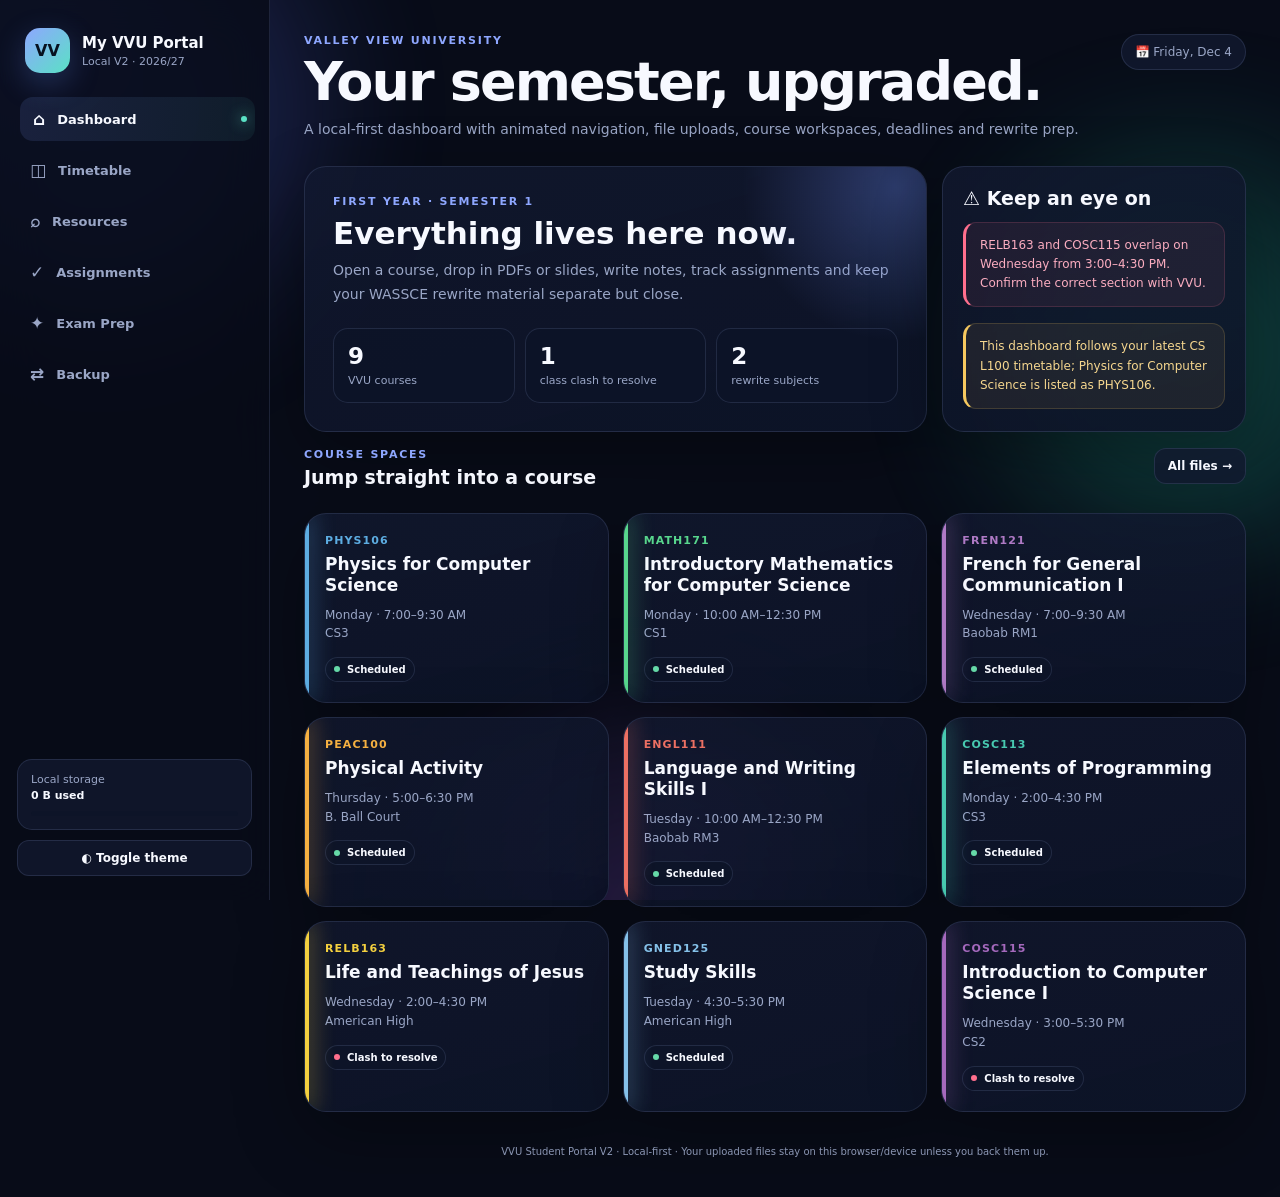
<file: vvu-student-portal/index.html>
<!doctype html>
<html lang="en">
<head>
  <meta charset="utf-8" />
  <meta name="viewport" content="width=device-width, initial-scale=1" />
  <meta name="theme-color" content="#080c18" />
  <title>My VVU Portal · V2</title>
  <link rel="stylesheet" href="assets/styles.css" />
</head>
<body>
  <div class="cursor-glow" aria-hidden="true"></div>
  <div class="ambient" aria-hidden="true"><i></i><i></i><i></i></div>
  <div class="app-shell">
    <aside class="sidebar" id="sidebar">
      <a class="brand" href="#/dashboard" aria-label="Go to dashboard">
        <span class="brand-mark">VV</span>
        <span><b>My VVU Portal</b><small>Local V2 · 2026/27</small></span>
      </a>
      <nav id="mainNav" class="nav"></nav>
      <div class="sidebar-bottom">
        <div class="storage-card"><span>Local storage</span><b id="storageUsage">Checking…</b><div class="storage-track"><i id="storageBar"></i></div></div>
        <button class="ghost-btn full" id="themeBtn" type="button">◐ Toggle theme</button>
      </div>
    </aside>
    <div class="main-wrap">
      <header class="mobile-header">
        <button class="icon-btn" id="menuBtn" aria-label="Open navigation">☰</button>
        <a class="mini-brand" href="#/dashboard">VVU Portal</a>
        <span class="status-chip"><i></i>Local</span>
      </header>
      <main id="app" class="page-root" tabindex="-1"></main>
    </div>
  </div>

  <dialog id="confirmDialog" class="modal">
    <form method="dialog">
      <h3 id="confirmTitle">Confirm</h3><p id="confirmText"></p>
      <div class="modal-actions"><button value="cancel" class="ghost-btn">Cancel</button><button value="ok" class="danger-btn">Delete</button></div>
    </form>
  </dialog>
  <div id="toastHost" class="toast-host" aria-live="polite"></div>
  <script src="assets/app.js"></script>
</body>
</html>
</file>
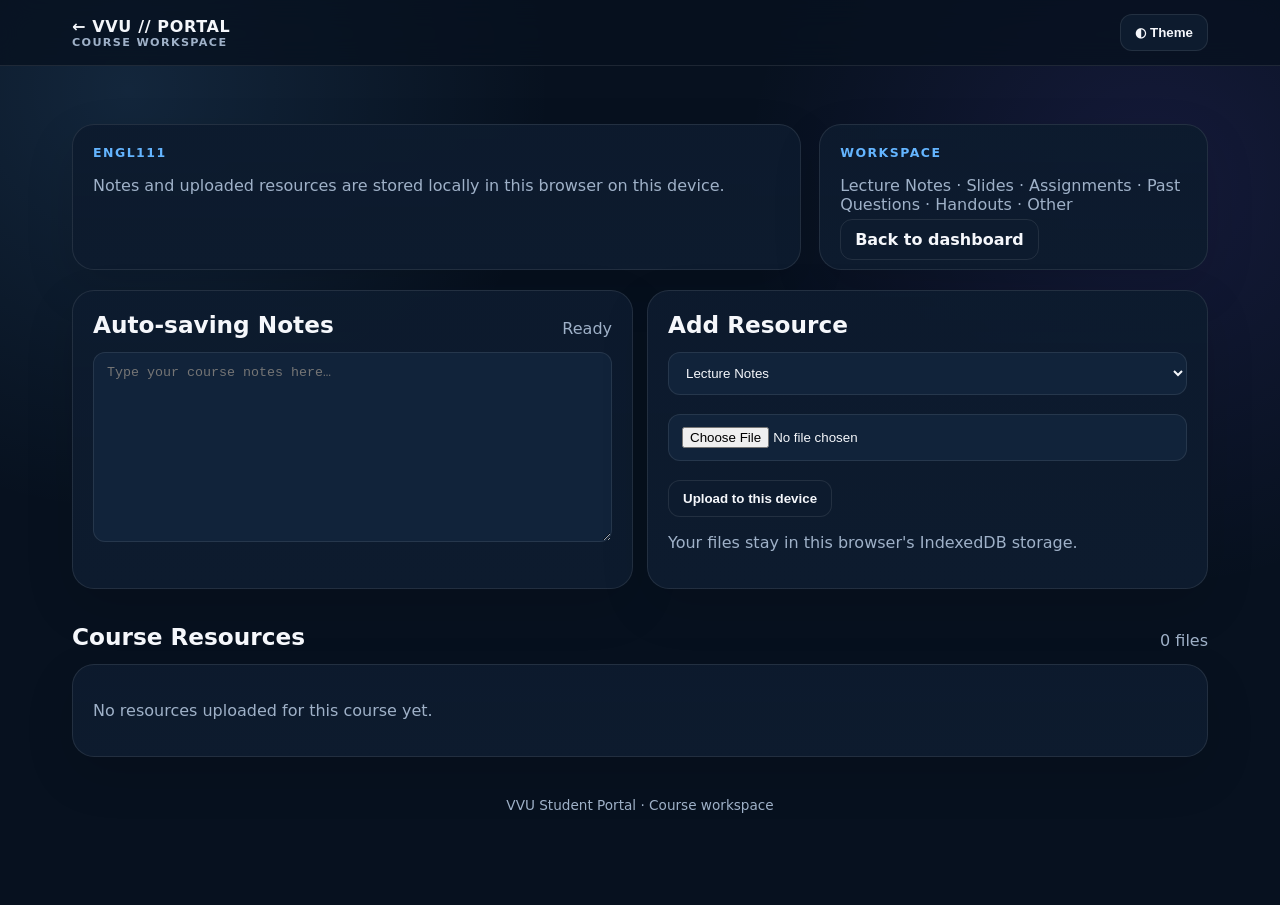
<file: vvu-student-portal/course.html>
<!doctype html><html><head><meta charset="utf-8"><meta name="viewport" content="width=device-width,initial-scale=1"><title>Course Workspace · VVU Portal</title><link rel="stylesheet" href="styles.css"></head><body>
<header class="topbar"><nav class="nav"><a class="brand" href="index.html">← VVU // PORTAL<small>COURSE WORKSPACE</small></a><div class="spacer"></div><button class="btn" onclick="toggleTheme()">◐ Theme</button></nav></header>
<main class="shell"><section class="hero"><div class="card"><div class="eyebrow" id="code"></div><h1 id="name" style="font-size:clamp(2rem,5vw,3.8rem)"></h1><p class="muted">Notes and uploaded resources are stored locally in this browser on this device.</p></div><div class="card"><div class="eyebrow">Workspace</div><p class="muted">Lecture Notes · Slides · Assignments · Past Questions · Handouts · Other</p><a class="btn" href="index.html">Back to dashboard</a></div></section>
<section class="two"><div class="card"><div class="section-title" style="margin-top:0"><h2>Auto-saving Notes</h2><span id="saved" class="muted">Ready</span></div><textarea id="notes" placeholder="Type your course notes here…"></textarea></div>
<div class="card"><div class="section-title" style="margin-top:0"><h2>Add Resource</h2></div><select id="category"><option>Lecture Notes</option><option>Slides</option><option>Assignments</option><option>Past Questions</option><option>Handouts</option><option>Other</option></select><br><br><input id="file" class="input" type="file"><br><br><button class="btn" onclick="upload()">Upload to this device</button><p class="muted">Your files stay in this browser's IndexedDB storage.</p></div></section>
<div class="section-title"><h2>Course Resources</h2><span class="muted" id="count"></span></div><div class="card"><div class="list" id="resources"></div></div>
<div class="footer">VVU Student Portal · Course workspace</div></main><script src="app.js"></script><script>
const params=new URLSearchParams(location.search), c=params.get("course")||"ENGL111", found=courses.find(x=>x[0]===c)||courses[0];code.textContent=found[0];name.textContent=found[1];document.title=found[0]+" · VVU Portal";const key="notes-"+found[0];notes.value=localStorage.getItem(key)||"";let timer;notes.addEventListener("input",()=>{saved.textContent="Saving…";clearTimeout(timer);timer=setTimeout(()=>{localStorage.setItem(key,notes.value);saved.textContent="Saved";},350)});
async function upload(){if(!file.files[0])return;await addFile(found[0],file.files[0],category.value);file.value="";renderFiles()}
async function renderFiles(){const fs=await listFiles(found[0]);count.textContent=fs.length+" file"+(fs.length===1?"":"s");resources.innerHTML=fs.length?fs.sort((a,b)=>b.created-a.created).map(f=>`<div class="item"><div class="grow"><b>${f.name}</b><div class="muted">${f.category} · ${bytes(f.size)}</div></div><button class="btn" onclick="openLocal(${f.id})">Open</button><button class="btn danger" onclick="removeLocal(${f.id})">Delete</button></div>`).join(""):'<p class="muted">No resources uploaded for this course yet.</p>'}
async function openLocal(id){const fs=await listFiles(found[0]),f=fs.find(x=>x.id===id);if(!f)return;const u=URL.createObjectURL(f.data);window.open(u,"_blank");setTimeout(()=>URL.revokeObjectURL(u),60000)}async function removeLocal(id){await deleteFile(id);renderFiles()}renderFiles();
</script></body></html>
</file>
<file: vvu-student-portal/assets/styles.css>
:root{--bg:#080c18;--panel:rgba(18,25,48,.80);--panel2:#111932;--panel3:#0d1428;--text:#f7f9ff;--muted:#9aa6c6;--line:rgba(139,157,209,.17);--line2:rgba(139,157,209,.30);--primary:#8ea7ff;--primary2:#5ae1c5;--danger:#ff6f8d;--warn:#f6c85f;--success:#66d9a8;--shadow:0 24px 70px rgba(0,0,0,.32);--radius:22px}
:root.light{--bg:#eef2fb;--panel:rgba(255,255,255,.85);--panel2:#fff;--panel3:#f7f9ff;--text:#10172d;--muted:#68728f;--line:rgba(49,67,111,.13);--line2:rgba(49,67,111,.25);--shadow:0 18px 50px rgba(43,58,94,.14)}
*{box-sizing:border-box}html{scroll-behavior:smooth}body{margin:0;background:var(--bg);color:var(--text);font-family:Inter,ui-sans-serif,system-ui,-apple-system,BlinkMacSystemFont,'Segoe UI',sans-serif;min-height:100vh;overflow-x:hidden}button,input,select,textarea{font:inherit}a{color:inherit;text-decoration:none}button{color:inherit}
.ambient{position:fixed;inset:0;pointer-events:none;overflow:hidden;z-index:-2}.ambient i{position:absolute;border-radius:50%;filter:blur(75px);opacity:.23;animation:drift 16s ease-in-out infinite alternate}.ambient i:nth-child(1){width:420px;height:420px;background:#5d72ff;left:-110px;top:-100px}.ambient i:nth-child(2){width:380px;height:380px;background:#22d3a8;right:-100px;top:18%;animation-delay:-5s}.ambient i:nth-child(3){width:320px;height:320px;background:#a768ff;left:38%;bottom:-170px;animation-delay:-10s}@keyframes drift{to{transform:translate3d(45px,65px,0) scale(1.1)}}
.cursor-glow{position:fixed;width:360px;height:360px;border-radius:50%;background:radial-gradient(circle,rgba(116,146,255,.10),transparent 68%);pointer-events:none;z-index:-1;transform:translate(-50%,-50%);transition:opacity .2s}
.app-shell{display:grid;grid-template-columns:270px 1fr;min-height:100vh}.sidebar{position:sticky;top:0;height:100vh;border-right:1px solid var(--line);padding:24px 17px;background:color-mix(in srgb,var(--bg) 82%,transparent);backdrop-filter:blur(22px);z-index:30;display:flex;flex-direction:column}.brand{display:flex;align-items:center;gap:12px;padding:4px 8px 24px}.brand-mark{width:45px;height:45px;border-radius:15px;display:grid;place-items:center;font-family:ui-sans-serif,system-ui,-apple-system,BlinkMacSystemFont,'Segoe UI',sans-serif;font-weight:800;color:#07111f;background:linear-gradient(135deg,var(--primary),var(--primary2));box-shadow:0 10px 30px rgba(98,139,255,.25);animation:brandFloat 4s ease-in-out infinite}.brand b{display:block;font-family:ui-sans-serif,system-ui,-apple-system,BlinkMacSystemFont,'Segoe UI',sans-serif;font-size:15px}.brand small{display:block;color:var(--muted);font-size:11px;margin-top:3px}@keyframes brandFloat{50%{transform:translateY(-3px) rotate(2deg)}}
.nav{display:grid;gap:7px}.nav a{display:flex;align-items:center;gap:12px;padding:12px 13px;border-radius:13px;color:var(--muted);font-weight:700;font-size:13px;position:relative;overflow:hidden;transition:.22s ease}.nav a:before{content:'';position:absolute;inset:0;background:linear-gradient(100deg,rgba(126,155,255,.13),rgba(88,220,190,.07));opacity:0;transition:.2s}.nav a:hover,.nav a.active{color:var(--text);transform:translateX(3px)}.nav a:hover:before,.nav a.active:before{opacity:1}.nav .nav-icon{font-size:17px;z-index:1}.nav span{z-index:1}.nav a.active:after{content:'';position:absolute;right:8px;width:6px;height:6px;background:var(--primary2);border-radius:50%;box-shadow:0 0 14px var(--primary2)}
.sidebar-bottom{margin-top:auto;display:grid;gap:10px}.storage-card{padding:13px;border:1px solid var(--line);background:var(--panel);border-radius:15px}.storage-card span,.storage-card b{display:block;font-size:11px}.storage-card span{color:var(--muted)}.storage-card b{margin-top:3px}.storage-track{height:5px;background:var(--panel3);border-radius:999px;margin-top:9px;overflow:hidden}.storage-track i{display:block;height:100%;width:5%;border-radius:inherit;background:linear-gradient(90deg,var(--primary),var(--primary2));transition:width .5s}.main-wrap{min-width:0}.mobile-header{display:none}.page-root{max-width:1540px;margin:0 auto;padding:34px;outline:none}.page-enter{animation:pageIn .55s cubic-bezier(.2,.75,.15,1) both}@keyframes pageIn{from{opacity:0;transform:translateY(15px) scale(.995)}to{opacity:1;transform:none}}
.topbar{display:flex;align-items:flex-start;justify-content:space-between;gap:20px;margin-bottom:24px}.eyebrow{text-transform:uppercase;letter-spacing:.16em;color:var(--primary);font-size:11px;font-weight:800}.page-title{font-family:ui-sans-serif,system-ui,-apple-system,BlinkMacSystemFont,'Segoe UI',sans-serif;font-size:clamp(30px,5vw,54px);line-height:1.02;margin:7px 0 9px;letter-spacing:-.035em}.sub{color:var(--muted);max-width:780px;line-height:1.7;margin:0;font-size:14px}.date-pill,.status-chip{border:1px solid var(--line);background:var(--panel);padding:10px 13px;border-radius:999px;color:var(--muted);font-size:12px;white-space:nowrap}.status-chip{display:inline-flex;align-items:center;gap:7px}.status-chip i{width:7px;height:7px;background:var(--success);border-radius:50%;box-shadow:0 0 12px var(--success)}
.grid12{display:grid;grid-template-columns:repeat(12,1fr);gap:15px}.card{background:linear-gradient(165deg,var(--panel),color-mix(in srgb,var(--panel3) 91%,transparent));border:1px solid var(--line);border-radius:var(--radius);padding:20px;box-shadow:var(--shadow);backdrop-filter:blur(14px);position:relative;overflow:hidden}.card:after{content:'';position:absolute;inset:0;background:linear-gradient(115deg,transparent 30%,rgba(255,255,255,.035),transparent 70%);transform:translateX(-120%);pointer-events:none}.card:hover:after{animation:sheen 1s ease}@keyframes sheen{to{transform:translateX(120%)}}.hero{grid-column:span 8;padding:28px}.hero-side{grid-column:span 4}.section-title{font-family:ui-sans-serif,system-ui,-apple-system,BlinkMacSystemFont,'Segoe UI',sans-serif;font-size:19px;margin:0 0 13px}.hero h2{font-family:ui-sans-serif,system-ui,-apple-system,BlinkMacSystemFont,'Segoe UI',sans-serif;font-size:31px;line-height:1.1;margin:8px 0 9px}.hero-gradient{position:absolute;width:320px;height:320px;border-radius:50%;right:-130px;top:-140px;background:radial-gradient(circle,rgba(113,144,255,.30),transparent 68%);animation:pulseGlow 5s ease-in-out infinite}@keyframes pulseGlow{50%{transform:scale(1.18);opacity:.65}}
.metrics{display:grid;grid-template-columns:repeat(3,1fr);gap:10px;margin-top:21px}.metric{padding:14px;border-radius:15px;background:color-mix(in srgb,var(--panel3) 85%,transparent);border:1px solid var(--line)}.metric b{font-size:23px;font-family:ui-sans-serif,system-ui,-apple-system,BlinkMacSystemFont,'Segoe UI',sans-serif;display:block}.metric span{font-size:11px;color:var(--muted)}
.alert{padding:13px 14px;border-radius:13px;background:rgba(246,200,95,.07);border:1px solid rgba(246,200,95,.17);border-left:3px solid var(--warn);color:color-mix(in srgb,var(--warn) 70%,var(--text));font-size:12px;line-height:1.6}.alert.danger{background:rgba(255,111,141,.07);border-color:rgba(255,111,141,.17);border-left-color:var(--danger);color:color-mix(in srgb,var(--danger) 55%,var(--text))}.alert.success{background:rgba(102,217,168,.07);border-color:rgba(102,217,168,.17);border-left-color:var(--success)}
.course-grid{display:grid;grid-template-columns:repeat(3,1fr);gap:14px}.course-card{--course:#8ea7ff;min-height:190px;cursor:pointer;transition:transform .25s,border-color .25s}.course-card:hover{transform:translateY(-6px);border-color:color-mix(in srgb,var(--course) 55%,var(--line))}.course-card .accent-line{position:absolute;left:0;top:0;bottom:0;width:4px;background:var(--course);box-shadow:0 0 22px var(--course)}.course-code{font-size:11px;font-weight:900;letter-spacing:.1em;color:var(--course)}.course-card h3{font-size:17px;margin:7px 0 10px;line-height:1.24}.course-card p{font-size:12px;color:var(--muted);line-height:1.55;margin:0}.status{display:inline-flex;align-items:center;gap:7px;margin-top:14px;padding:6px 8px;border-radius:999px;border:1px solid var(--line);background:var(--panel3);font-size:10px;font-weight:800}.status i{width:6px;height:6px;border-radius:50%;background:var(--success)}.status.clash i{background:var(--danger)}.status.confirm i{background:var(--warn)}.status.option i{background:var(--primary)}
.toolbar{display:flex;gap:9px;align-items:center;flex-wrap:wrap}.btn,.ghost-btn,.danger-btn,.icon-btn{border:0;cursor:pointer;border-radius:12px;padding:10px 13px;font-weight:800;font-size:12px;transition:.18s ease}.btn{background:linear-gradient(135deg,var(--primary),#6e88ef);color:#081020;box-shadow:0 10px 24px rgba(110,136,239,.22)}.btn:hover,.ghost-btn:hover,.danger-btn:hover{transform:translateY(-2px)}.ghost-btn{background:var(--panel);border:1px solid var(--line);color:var(--text)}.danger-btn{background:rgba(255,111,141,.14);border:1px solid rgba(255,111,141,.28);color:#ff9caf}.full{width:100%}.icon-btn{background:var(--panel);border:1px solid var(--line);padding:8px 11px}
.timetable-wrap{overflow:auto;padding-bottom:5px}.timetable{display:grid;grid-template-columns:repeat(5,minmax(220px,1fr));gap:12px;min-width:1120px}.day{position:relative}.day-title{display:flex;align-items:center;justify-content:space-between;margin-bottom:10px}.day-title h3{margin:0;font-size:14px}.day-title span{font-size:10px;color:var(--muted)}.class-card{display:block;padding:13px;border-radius:14px;background:var(--panel3);border:1px solid var(--line);margin-bottom:9px;transition:.2s;position:relative;overflow:hidden}.class-card:hover{transform:translateY(-3px);border-color:var(--line2)}.class-card:before{content:'';position:absolute;left:0;top:0;bottom:0;width:3px;background:var(--course,var(--primary))}.class-card .time{font-size:10px;color:var(--primary);font-weight:900;letter-spacing:.05em}.class-card b{display:block;font-size:12px;margin:5px 0}.class-card small{font-size:10px;color:var(--muted)}.free-day{display:grid;place-items:center;min-height:125px;text-align:center;border:1px dashed var(--line2);border-radius:14px;color:var(--muted);font-size:12px;background:rgba(255,255,255,.015)}
.two-col{display:grid;grid-template-columns:1.05fr .95fr;gap:15px}.upload-zone{position:relative;min-height:190px;border:1.5px dashed var(--line2);border-radius:18px;background:var(--panel3);display:grid;place-items:center;text-align:center;padding:26px;transition:.2s;overflow:hidden}.upload-zone.drag{border-color:var(--primary2);background:rgba(90,225,197,.06);transform:scale(1.01)}.upload-zone:before{content:'';position:absolute;width:180px;height:180px;border-radius:50%;background:radial-gradient(circle,rgba(126,155,255,.16),transparent 67%);animation:floatZone 4s ease-in-out infinite}@keyframes floatZone{50%{transform:translateY(-12px) scale(1.08)}}.upload-zone>div{position:relative;z-index:1}.upload-icon{width:50px;height:50px;border-radius:16px;display:grid;place-items:center;margin:0 auto 10px;background:linear-gradient(135deg,rgba(142,167,255,.20),rgba(90,225,197,.15));font-size:22px}.upload-zone h3{font-size:14px;margin:0 0 5px}.upload-zone p{font-size:11px;color:var(--muted);margin:0 0 13px}.file-input{display:none}.select,.search,.text-input,.date-input{background:var(--panel3);border:1px solid var(--line);color:var(--text);border-radius:11px;padding:10px 11px;outline:none;font-size:12px}.select:focus,.search:focus,.text-input:focus,.date-input:focus{border-color:var(--primary)}.search{min-width:220px}.select option{background:#111932;color:#fff}
.file-list{display:grid;gap:9px}.file-row{display:grid;grid-template-columns:auto 1fr auto;gap:11px;align-items:center;padding:12px;border-radius:14px;background:var(--panel3);border:1px solid var(--line);animation:itemIn .35s both}.file-row:hover{border-color:var(--line2)}@keyframes itemIn{from{opacity:0;transform:translateY(8px)}to{opacity:1;transform:none}}.file-icon{width:42px;height:42px;border-radius:12px;background:linear-gradient(135deg,rgba(142,167,255,.16),rgba(90,225,197,.09));display:grid;place-items:center;font-size:18px}.file-meta{min-width:0}.file-meta b{display:block;font-size:12px;white-space:nowrap;overflow:hidden;text-overflow:ellipsis}.file-meta span{font-size:10px;color:var(--muted)}.file-actions{display:flex;gap:6px}.mini-btn{border:1px solid var(--line);background:var(--panel);color:var(--muted);cursor:pointer;border-radius:9px;padding:7px 8px;font-size:11px;transition:.15s}.mini-btn:hover{color:var(--text);transform:translateY(-1px)}.empty-state{padding:28px;text-align:center;color:var(--muted);font-size:12px;border:1px dashed var(--line);border-radius:15px}.empty-state .big{font-size:32px;display:block;margin-bottom:8px;filter:grayscale(.4)}
.notes{width:100%;min-height:190px;background:var(--panel3);border:1px solid var(--line);border-radius:14px;padding:14px;color:var(--text);resize:vertical;outline:none;font-size:13px;line-height:1.65}.notes:focus{border-color:var(--primary);box-shadow:0 0 0 3px rgba(142,167,255,.08)}.autosave{font-size:10px;color:var(--muted);display:flex;align-items:center;gap:6px}.autosave i{width:6px;height:6px;border-radius:50%;background:var(--success)}
.category-tabs{display:flex;gap:7px;flex-wrap:wrap}.tab{border:1px solid var(--line);background:var(--panel3);color:var(--muted);border-radius:999px;padding:7px 10px;font-size:10px;font-weight:800;cursor:pointer}.tab.active{color:var(--text);border-color:rgba(142,167,255,.45);background:rgba(142,167,255,.09)}
.assignment-form{display:grid;grid-template-columns:1.3fr .8fr .7fr auto;gap:8px}.assignment-row{display:grid;grid-template-columns:auto 1fr auto;gap:10px;align-items:center;padding:12px;border:1px solid var(--line);border-radius:13px;background:var(--panel3);margin-top:8px}.check{width:20px;height:20px}.assignment-row.done .task-title{text-decoration:line-through;opacity:.55}.task-title{font-size:12px;font-weight:700}.task-sub{font-size:10px;color:var(--muted);margin-top:3px}.badge{font-size:9px;padding:5px 7px;border-radius:999px;background:rgba(142,167,255,.10);border:1px solid var(--line)}
.source-list{display:grid;gap:9px}.source-link{display:flex;justify-content:space-between;gap:10px;align-items:center;padding:13px;border:1px solid var(--line);border-radius:13px;background:var(--panel3);font-size:12px;transition:.15s}.source-link:hover{transform:translateX(3px);border-color:var(--line2)}.source-link small{color:var(--muted)}
.modal{border:1px solid var(--line2);border-radius:18px;background:var(--panel2);color:var(--text);padding:0;box-shadow:var(--shadow);max-width:420px;width:calc(100% - 34px)}.modal::backdrop{background:rgba(3,6,15,.72);backdrop-filter:blur(5px)}.modal form{padding:22px}.modal h3{margin:0 0 8px}.modal p{color:var(--muted);font-size:12px;line-height:1.6}.modal-actions{display:flex;justify-content:flex-end;gap:8px;margin-top:18px}.toast-host{position:fixed;right:20px;bottom:20px;z-index:100;display:grid;gap:8px}.toast{background:var(--panel2);border:1px solid var(--line2);box-shadow:var(--shadow);padding:11px 13px;border-radius:12px;font-size:11px;animation:toastIn .35s both;max-width:320px}.toast b{display:block;font-size:12px;margin-bottom:2px}.toast span{color:var(--muted)}@keyframes toastIn{from{opacity:0;transform:translateY(12px) scale(.96)}to{opacity:1;transform:none}}
.reveal{opacity:0;transform:translateY(12px);animation:reveal .5s forwards;animation-delay:var(--delay,0ms)}@keyframes reveal{to{opacity:1;transform:none}}.spacer{height:16px}.footer{margin:34px 0 6px;color:var(--muted);font-size:10px;text-align:center}.hide{display:none!important}
@media(max-width:1100px){.app-shell{grid-template-columns:1fr}.sidebar{position:fixed;left:0;top:0;bottom:0;width:270px;transform:translateX(-104%);transition:.25s;height:100vh;box-shadow:var(--shadow)}.sidebar.open{transform:none}.mobile-header{height:62px;padding:0 16px;display:flex;align-items:center;justify-content:space-between;border-bottom:1px solid var(--line);background:color-mix(in srgb,var(--bg) 87%,transparent);backdrop-filter:blur(18px);position:sticky;top:0;z-index:20}.mini-brand{font-family:ui-sans-serif,system-ui,-apple-system,BlinkMacSystemFont,'Segoe UI',sans-serif;font-weight:800}.page-root{padding:24px 18px}.hero,.hero-side{grid-column:1/-1}.course-grid{grid-template-columns:repeat(2,1fr)}}
@media(max-width:720px){.topbar{flex-direction:column}.grid12{display:block}.card{margin-bottom:13px}.course-grid,.two-col{grid-template-columns:1fr}.metrics{grid-template-columns:1fr}.assignment-form{grid-template-columns:1fr}.search{width:100%;min-width:0}.file-row{grid-template-columns:auto 1fr}.file-actions{grid-column:2;justify-content:flex-start}.page-title{font-size:36px}.toolbar{width:100%}.toolbar>*{flex:1}.toolbar .select{min-width:130px}}
@media(prefers-reduced-motion:reduce){*,*:before,*:after{animation:none!important;transition:none!important;scroll-behavior:auto!important}.cursor-glow{display:none}}

.study-grid{display:grid;grid-template-columns:repeat(5,minmax(150px,1fr));gap:10px;margin-top:18px;overflow-x:auto}.study-day{border:1px solid var(--line,rgba(120,140,180,.2));border-radius:14px;padding:10px}.study-day h4{margin:4px 4px 12px}.study-block{display:grid;gap:8px;border-radius:12px;padding:12px;background:rgba(108,150,240,.09)}.study-block .time{font-size:.8rem;color:#809dff;font-weight:800}.study-block small{opacity:.7}@media(max-width:900px){.study-grid{grid-template-columns:repeat(2,minmax(0,1fr))}}@media(max-width:540px){.study-grid{grid-template-columns:1fr}}
</file>
<file: vvu-student-portal/styles.css>
:root{--bg:#07111f;--panel:#0d1b2e;--panel2:#11233a;--text:#f5f7fb;--muted:#9fb1c8;--accent:#64b5ff;--accent2:#7c5cff;--border:rgba(255,255,255,.09);--danger:#ff6b7a;--ok:#65d6a6}
:root.light{--bg:#f4f7fb;--panel:#ffffff;--panel2:#eef3f9;--text:#142033;--muted:#63738a;--accent:#2563eb;--accent2:#6d5dfc;--border:rgba(20,32,51,.1);--danger:#d63b52;--ok:#0e9f6e}
*{box-sizing:border-box}body{margin:0;font-family:Inter,ui-sans-serif,system-ui,-apple-system,Segoe UI,Roboto,Arial;background:radial-gradient(circle at 10% 10%,rgba(100,181,255,.13),transparent 30%),radial-gradient(circle at 90% 20%,rgba(124,92,255,.12),transparent 30%),var(--bg);color:var(--text);min-height:100vh}
a{color:inherit;text-decoration:none}.shell{max-width:1180px;margin:auto;padding:22px}.topbar{position:sticky;top:0;z-index:20;backdrop-filter:blur(14px);background:color-mix(in srgb,var(--bg) 78%,transparent);border-bottom:1px solid var(--border)}
.nav{max-width:1180px;margin:auto;padding:14px 22px;display:flex;align-items:center;gap:14px}.brand{font-weight:900;letter-spacing:.04em}.brand small{display:block;color:var(--muted);font-size:.7rem;font-weight:600;letter-spacing:.12em}.spacer{flex:1}.btn{border:1px solid var(--border);background:var(--panel);color:var(--text);padding:10px 14px;border-radius:12px;cursor:pointer;font-weight:700}.btn:hover{transform:translateY(-1px);border-color:color-mix(in srgb,var(--accent) 45%,var(--border))}
.hero{padding:36px 0 20px;display:grid;grid-template-columns:1.5fr .8fr;gap:18px}.card{background:linear-gradient(180deg,color-mix(in srgb,var(--panel) 95%,transparent),var(--panel));border:1px solid var(--border);border-radius:22px;padding:20px;box-shadow:0 18px 50px rgba(0,0,0,.12)}.hero h1{font-size:clamp(2.1rem,6vw,4.5rem);line-height:.95;margin:8px 0 14px}.eyebrow{color:var(--accent);font-weight:900;letter-spacing:.12em;text-transform:uppercase;font-size:.78rem}.muted{color:var(--muted)}
.grid{display:grid;grid-template-columns:repeat(3,1fr);gap:14px}.course{transition:.2s}.course:hover{transform:translateY(-4px);border-color:color-mix(in srgb,var(--accent) 52%,var(--border))}.code{font-weight:900;color:var(--accent);font-size:.83rem}.course h3{margin:8px 0 6px}.chip{display:inline-flex;gap:6px;align-items:center;padding:6px 9px;border-radius:999px;background:var(--panel2);color:var(--muted);font-size:.75rem;font-weight:700}.section-title{display:flex;align-items:end;justify-content:space-between;margin:34px 0 14px}.section-title h2{margin:0;font-size:1.45rem}
.table-wrap{overflow:auto;border:1px solid var(--border);border-radius:18px}table{width:100%;border-collapse:collapse;min-width:780px;background:var(--panel)}th,td{padding:14px 16px;text-align:left;border-bottom:1px solid var(--border);vertical-align:top}th{color:var(--muted);font-size:.78rem;text-transform:uppercase;letter-spacing:.08em}tr:last-child td{border-bottom:0}.today{outline:2px solid color-mix(in srgb,var(--accent) 42%,transparent);outline-offset:-2px}.alert{padding:14px 16px;border-radius:16px;background:color-mix(in srgb,var(--danger) 10%,var(--panel));border:1px solid color-mix(in srgb,var(--danger) 28%,var(--border));margin-top:12px}.ok{background:color-mix(in srgb,var(--ok) 10%,var(--panel));border-color:color-mix(in srgb,var(--ok) 28%,var(--border))}
.two{display:grid;grid-template-columns:1fr 1fr;gap:14px}.input,textarea,select{width:100%;border:1px solid var(--border);background:var(--panel2);color:var(--text);padding:12px 13px;border-radius:12px;outline:none}textarea{min-height:190px;resize:vertical}.list{display:grid;gap:10px}.item{padding:13px 14px;border:1px solid var(--border);border-radius:14px;background:var(--panel2);display:flex;gap:10px;align-items:center}.item .grow{flex:1}.danger{color:var(--danger)}.footer{padding:40px 0 70px;color:var(--muted);text-align:center;font-size:.85rem}
@media(max-width:850px){.hero,.two{grid-template-columns:1fr}.grid{grid-template-columns:1fr 1fr}.hero h1{font-size:3rem}}@media(max-width:560px){.shell{padding:16px}.nav{padding:12px 16px}.grid{grid-template-columns:1fr}.hide-sm{display:none}.hero{padding-top:24px}.card{border-radius:18px}}
</file>
